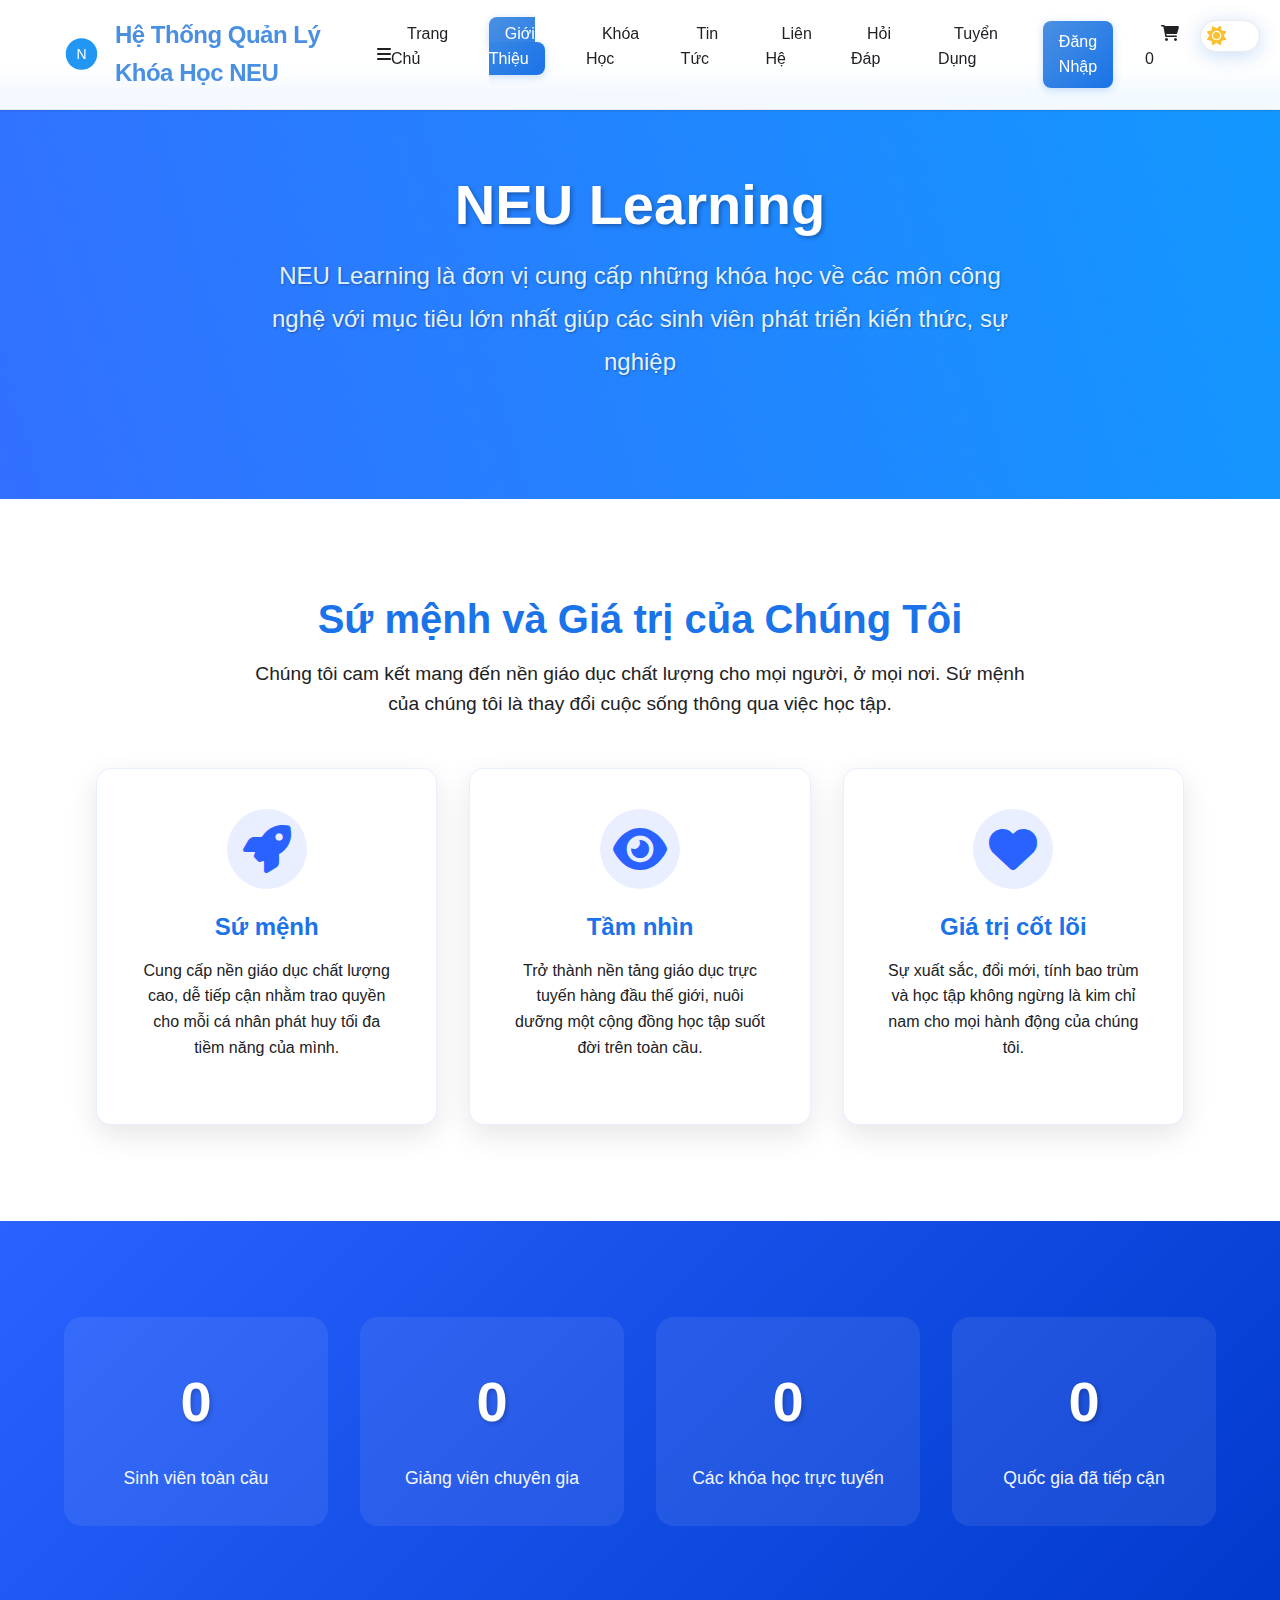
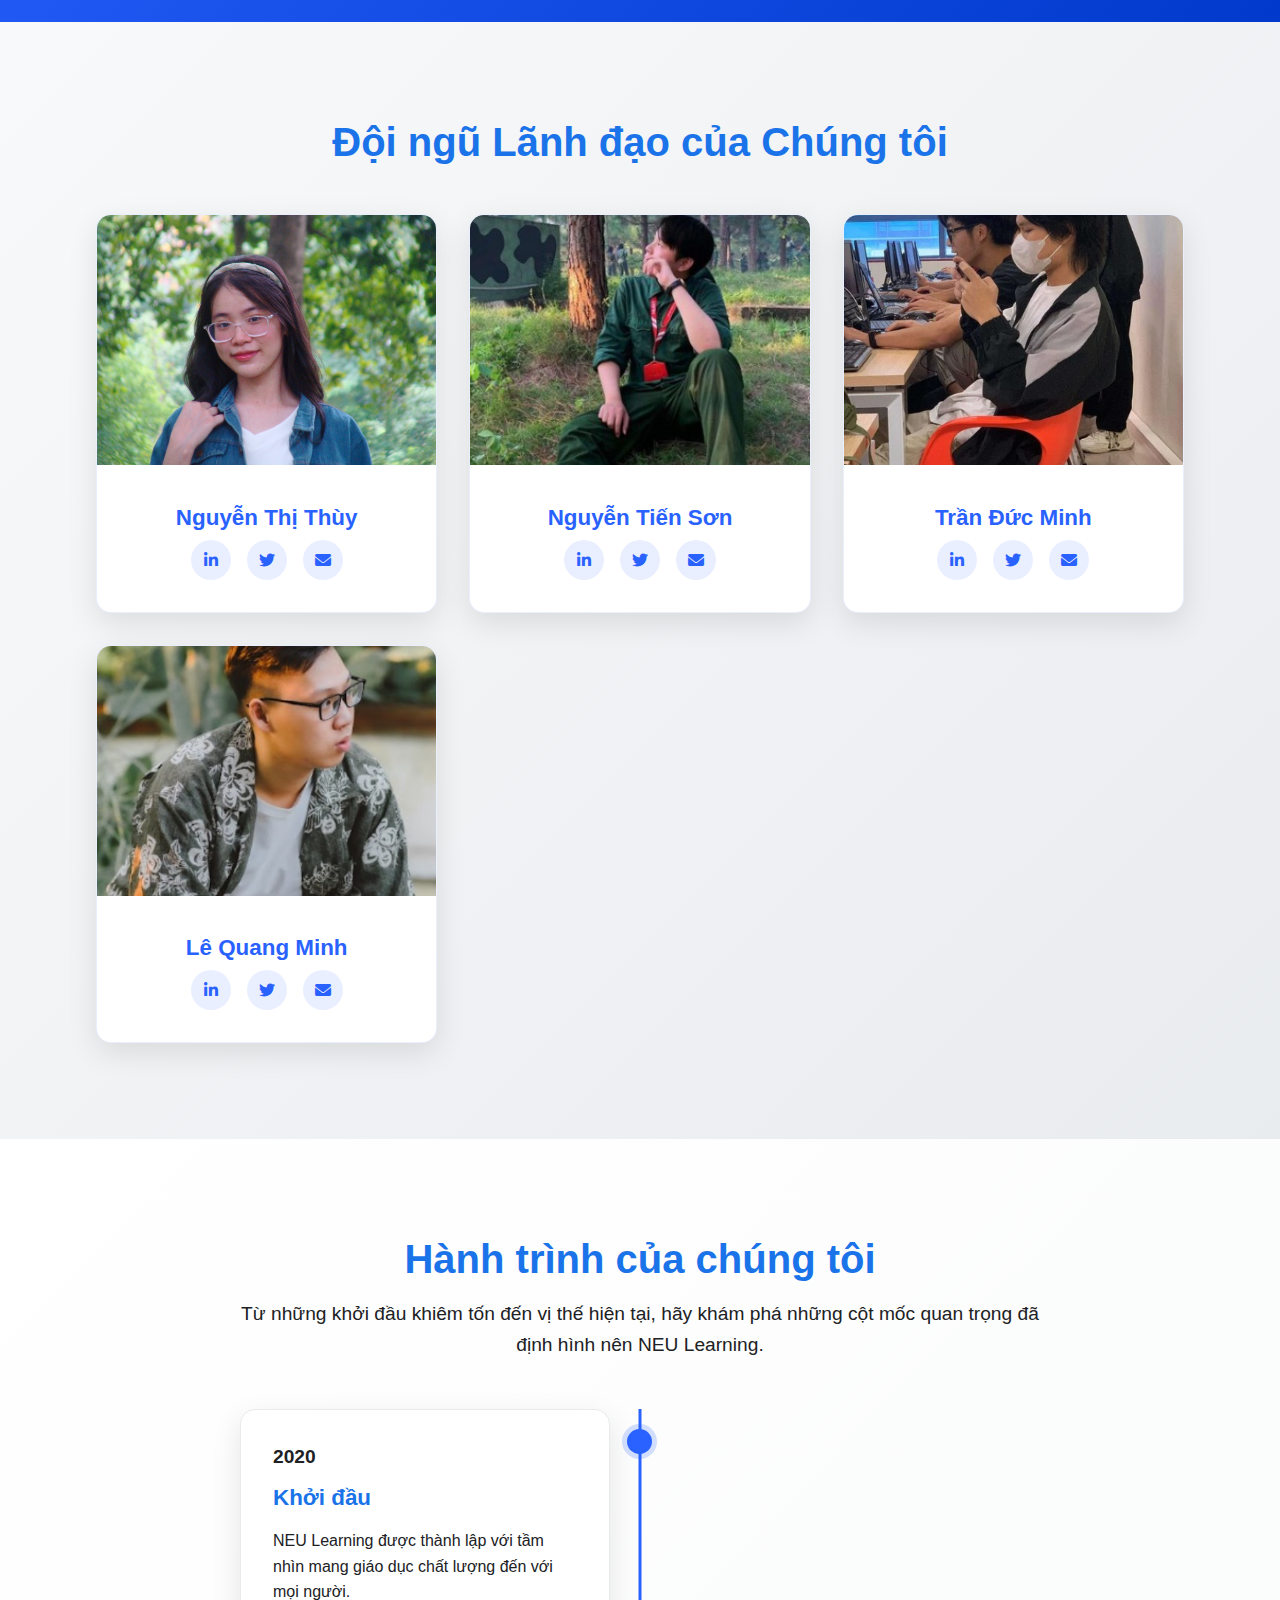
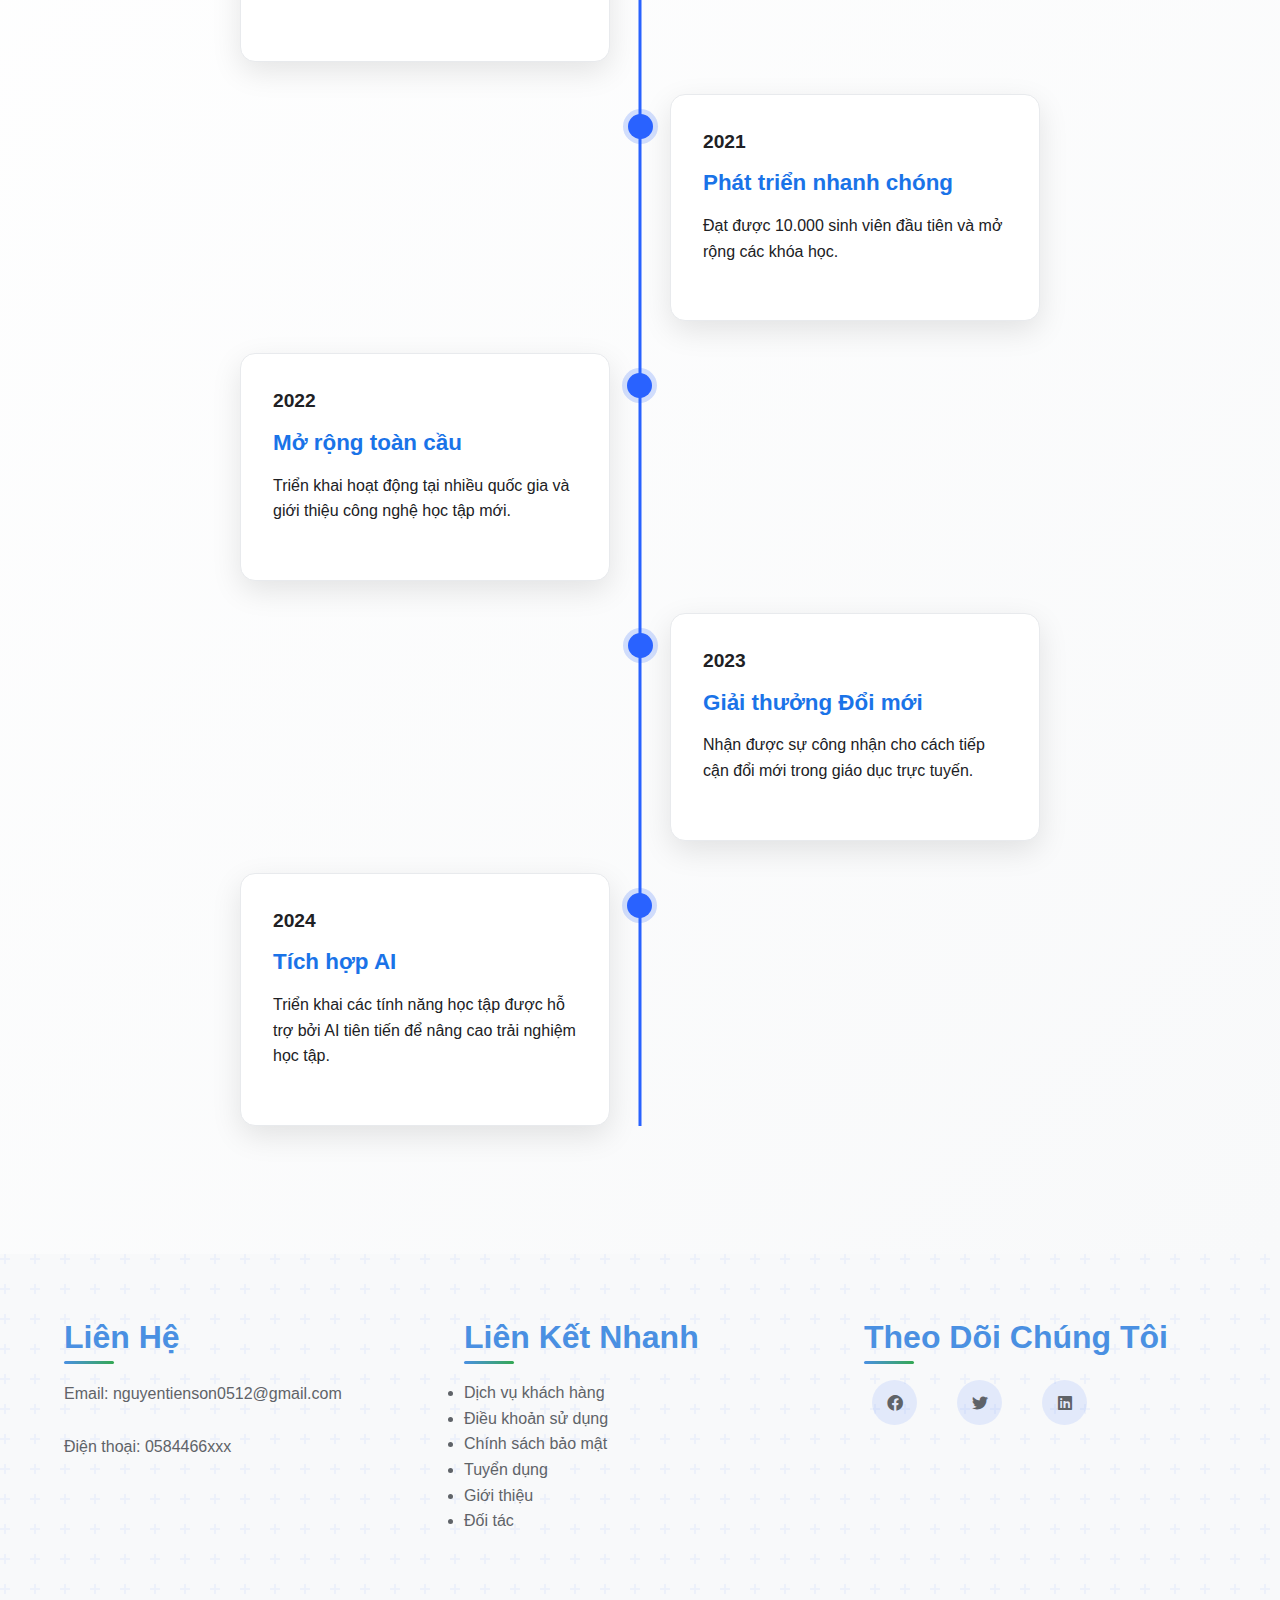
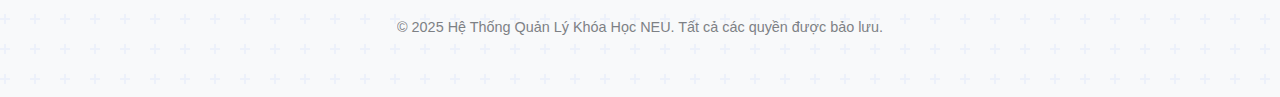
<file: about.html>
<!DOCTYPE html>
<html lang="vi">
<head>
    <meta charset="UTF-8">
    <meta name="viewport" content="width=device-width, initial-scale=1.0">
    <title>Giới Thiệu - Hệ Thống Quản Lý Khóa Học NEU</title>
    <link rel="icon" type="image/svg+xml" href="data:image/svg+xml,%3Csvg width='100' height='100' viewBox='0 0 100 100' xmlns='http://www.w3.org/2000/svg'%3E%3Ccircle cx='50' cy='50' r='45' fill='%232196f3'/%3E%3Ctext x='50' y='65' text-anchor='middle' fill='white' font-size='40'%3EN%3C/text%3E%3C/svg%3E">
    <link rel="stylesheet" href="style.css">
    <link rel="stylesheet" href="https://cdnjs.cloudflare.com/ajax/libs/font-awesome/6.0.0/css/all.min.css">
    <style>
        body {
            font-family: 'Inter', 'Segoe UI', Tahoma, Geneva, Verdana, sans-serif;
        }

        .about-hero {
            background: linear-gradient(135deg, rgba(41, 98, 255, 0.85), rgba(0, 150, 255, 0.85)),
                        url('https://images.unsplash.com/photo-1524178232363-1fb2b075b655') center/cover;
            height: 46.5vh;
            display: flex;
            align-items: center;
            justify-content: center;
            text-align: center;
            color: white;
            margin-top: 80px;
            position: relative;
            overflow: hidden;
        }

        .about-hero::before {
            content: '';
            position: absolute;
            top: 0;
            left: 0;
            right: 0;
            bottom: 0;
            background: linear-gradient(45deg, rgba(41, 98, 255, 0.6), rgba(0, 150, 255, 0.6));
            z-index: 1;
        }

        .hero-content {
            position: relative;
            z-index: 2;
            max-width: 800px;
            padding: 0 20px;
        }

        .hero-content h1 {
            font-size: 3.5rem;
            margin-bottom: 1rem;
            text-shadow: 2px 2px 4px rgba(0,0,0,0.3);
        }

        .hero-content p {
            font-size: 1.5rem;
            text-shadow: 1px 1px 2px rgba(0,0,0,0.3);
        }

        .mission-section {
            padding: 6rem 5%;
            background: linear-gradient(135deg, #f8f9fa 0%, #e9ecef 100%);
        }

        .mission-grid {
            max-width: 1200px;
            margin: 0 auto;
            display: grid;
            grid-template-columns: repeat(3, 1fr);
            gap: 2rem;
            margin-top: 3rem;
        }

        .mission-card {
            background: white;
            padding: 2.5rem;
            border-radius: 15px;
            text-align: center;
            box-shadow: 0 10px 30px rgba(0,0,0,0.1);
            transition: all 0.3s ease;
            border: 1px solid rgba(41, 98, 255, 0.1);
        }

        .mission-card:hover {
            transform: translateY(-10px);
            box-shadow: 0 15px 40px rgba(41, 98, 255, 0.2);
        }

        .mission-card i {
            font-size: 3rem;
            color: #2962ff;
            margin-bottom: 1.5rem;
            background: rgba(41, 98, 255, 0.1);
            width: 80px;
            height: 80px;
            display: flex;
            align-items: center;
            justify-content: center;
            border-radius: 50%;
            margin: 0 auto 1.5rem;
        }

        .stats-section {
            padding: 6rem 5%;
            background: linear-gradient(135deg, #2962ff 0%, #0039cb 100%);
            color: white;
        }

        .stats-grid {
            max-width: 1200px;
            margin: 0 auto;
            display: grid;
            grid-template-columns: repeat(4, 1fr);
            gap: 2rem;
        }

        .stat-card {
            text-align: center;
        }

        .stat-number {
            font-size: 3.5rem;
            font-weight: bold;
            color: white;
            margin-bottom: 1rem;
            text-shadow: 2px 2px 4px rgba(0,0,0,0.2);
        }

        .team-section {
            padding: 6rem 5%;
            background: linear-gradient(135deg, #f8f9fa 0%, #e9ecef 100%);
        }

        .team-grid {
            max-width: 1200px;
            margin: 0 auto;
            display: grid;
            grid-template-columns: repeat(auto-fit, minmax(250px, 1fr));
            gap: 2rem;
            margin-top: 3rem;
        }

        .team-card {
            background: white;
            border-radius: 15px;
            overflow: hidden;
            box-shadow: 0 10px 30px rgba(0,0,0,0.1);
            transition: all 0.3s ease;
            border: 1px solid rgba(41, 98, 255, 0.1);
        }

        .team-card:hover {
            transform: translateY(-10px);
            box-shadow: 0 15px 40px rgba(41, 98, 255, 0.2);
        }

        .team-image {
            width: 100%;
            height: 250px;
            object-fit: cover;
        }

        .team-info {
            padding: 2rem;
            text-align: center;
        }

        .team-name {
            font-size: 1.4rem;
            color: #2962ff;
            margin-bottom: 0.5rem;
        }

        .team-role {
            color: #666;
            margin-bottom: 1.5rem;
        }

        .team-social {
            display: flex;
            justify-content: center;
            gap: 1rem;
        }

        .team-social a {
            width: 40px;
            height: 40px;
            border-radius: 50%;
            background: rgba(41, 98, 255, 0.1);
            color: #2962ff;
            display: flex;
            align-items: center;
            justify-content: center;
            text-decoration: none;
            transition: all 0.3s ease;
        }

        .team-social a:hover {
            background: #2962ff;
            color: white;
            transform: translateY(-5px);
        }

        .history-section {
            padding: 6rem 5%;
            background: linear-gradient(135deg, #ffffff 0%, #f8f9fa 100%);
        }

        .timeline {
            max-width: 800px;
            margin: 3rem auto 0;
            position: relative;
        }

        .timeline::before {
            content: '';
            position: absolute;
            left: 50%;
            transform: translateX(-50%);
            width: 3px;
            height: 100%;
            background: #2962ff;
        }

        .timeline-item {
            display: flex;
            justify-content: flex-end;
            padding-right: 30px;
            margin-bottom: 2rem;
            width: 50%;
            position: relative;
            align-self: flex-start;
        }

        .timeline-item:nth-child(even) {
            align-self: flex-end;
            justify-content: flex-start;
            padding-right: 0;
            padding-left: 30px;
            margin-left: auto;
        }

        .timeline-content {
            background: white;
            padding: 2rem;
            border-radius: 15px;
            box-shadow: 0 10px 30px rgba(0,0,0,0.1);
            width: 100%;
            border: 1px solid rgba(41, 98, 255, 0.1);
            transition: all 0.3s ease;
        }

        .timeline-content:hover {
            transform: translateX(10px);
            box-shadow: 0 15px 40px rgba(41, 98, 255, 0.2);
        }

        .timeline-date {
            color: #2962ff;
            font-weight: bold;
            font-size: 1.2rem;
            margin-bottom: 0.8rem;
        }

        .timeline-dot {
            width: 25px;
            height: 25px;
            background: #2962ff;
            border-radius: 50%;
            position: absolute;
            right: -12px;
            top: 20px;
            box-shadow: 0 0 0 5px rgba(41, 98, 255, 0.2);
        }

        .timeline-item:nth-child(even) .timeline-dot {
            right: auto;
            left: -12px;
        }

        @media (max-width: 768px) {
            .mission-grid {
                grid-template-columns: 1fr;
            }

            .stats-grid {
                grid-template-columns: repeat(2, 1fr);
                gap: 1rem;
            }

            .timeline::before {
                left: 0;
            }

            .timeline-item {
                width: 100%;
                padding-right: 0;
                padding-left: 30px;
                justify-content: flex-start;
            }

            .timeline-item:nth-child(even) {
                align-self: flex-start;
            }

            .timeline-dot {
                left: -12px;
                right: auto;
            }
        }

        /* Dark mode styles */
        [data-theme="dark"] .mission-section,
        [data-theme="dark"] .team-section,
        [data-theme="dark"] .history-section {
            background: linear-gradient(135deg, #1a1a1a 0%, #2d2d2d 100%);
        }

        [data-theme="dark"] .mission-card,
        [data-theme="dark"] .team-card,
        [data-theme="dark"] .timeline-content {
            background: #2d2d2d;
            border-color: rgba(41, 98, 255, 0.2);
        }

        [data-theme="dark"] .stats-section {
            background: linear-gradient(135deg, #0039cb 0%, #002171 100%);
        }
    </style>
</head>
<body>
    <header>
        <nav class="navbar">
            <div class="logo">
                <svg width="50" height="50" viewBox="0 0 100 100">
                    <circle cx="50" cy="50" r="45" fill="#2196f3"/>
                    <text x="50" y="65" text-anchor="middle" fill="white" font-size="40">N</text>
                </svg>
                <span>Hệ Thống Quản Lý Khóa Học NEU</span>
            </div>
            <div class="nav-toggle" id="navToggle">
                <i class="fas fa-bars"></i>
            </div>
            <ul class="nav-links">
                <li><a href="index.html">Trang Chủ</a></li>
                <li><a href="about.html" class="active">Giới Thiệu</a></li>
                <li><a href="courses.html">Khóa Học</a></li>
                <li><a href="news.html">Tin Tức</a></li>
                <li><a href="contact.html">Liên Hệ</a></li>
                <li><a href="faq.html">Hỏi Đáp</a></li>
                <li><a href="careers.html">Tuyển Dụng</a></li>
                <li class="auth-section">
                    <a href="login.html" class="login-btn" id="loginButton">Đăng Nhập</a>
                    <li>
                        <a href="cart.html" class="cart-icon">
                            <i class="fas fa-shopping-cart"></i>
                            <span class="cart-count">0</span>
                        </a>
                    </li>
                    <div class="user-profile" id="userProfile" style="display: none;">
                        <div class="user-avatar">
                            <img src="assets/img/avatar/avatar-1.png" alt="Ảnh đại diện người dùng" id="userAvatar">
                            <div class="profile-dropdown">
                                <div class="dropdown-header">
                                    <span id="userName">Nguyen Van A</span>
                                    <span id="userEmail">@nguyenvana</span>
                                </div>
                                <a href="profile.html" class="dropdown-item">
                                    <i class="fas fa-user"></i> Hồ sơ
                                </a>
                                <a href="#" class="dropdown-item">
                                    <i class="fas fa-heart"></i> Danh sách yêu thích
                                </a>
                                <a href="#" class="dropdown-item">
                                    <i class="fas fa-moon"></i> Chế độ tối
                                </a>
                                <a href="#" class="dropdown-item">
                                    <i class="fas fa-cog"></i> Cài đặt
                                </a>
                                <hr>
                                <a href="#" class="dropdown-item logout" id="logoutButton">
                                    <i class="fas fa-sign-out-alt"></i> Đăng xuất
                                </a>
                            </div>
                        </div>
                    </div>
                </li>
                <li>
                    <button id="theme-toggle" class="theme-toggle" aria-label="Toggle theme">
                        <i class="fas fa-sun"></i>
                        <span class="toggle-thumb"><i class="fas fa-moon"></i></span>
                    </button>
                </li>
            </ul>
        </nav>
        <button class="theme-toggle" id="themeToggle" aria-label="Toggle theme">
            <i class="fas fa-sun"></i>
        </button>
    </header>

    <section class="about-hero">
        <div class="hero-content">
            <h1>NEU Learning</h1>
            <p>NEU Learning là đơn vị cung cấp những khóa học về các môn công nghệ với mục tiêu lớn nhất giúp các sinh viên phát triển kiến thức, sự nghiệp</p>
        </div>
    </section>

    <section class="mission-section">
        <div class="container">
            <h2 style="text-align: center; margin-bottom: 1rem; color: var(--heading-color); font-size: 2.5rem; font-weight: 700;">Sứ mệnh và Giá trị của Chúng Tôi</h2>
            <p style="text-align: center; max-width: 800px; margin: 0 auto; color: var(--text-color); font-size: 1.2rem; line-height: 1.6; opacity: 0.9;">
                Chúng tôi cam kết mang đến nền giáo dục chất lượng cho mọi người, ở mọi nơi. 
                Sứ mệnh của chúng tôi là thay đổi cuộc sống thông qua việc học tập.
            </p>
            <div class="mission-grid">
                <div class="mission-card">
                    <i class="fas fa-rocket"></i>
                    <h3 style="color: var(--heading-color); font-size: 1.5rem; font-weight: 600;">Sứ mệnh</h3>
                    <p style="color: var(--text-color); line-height: 1.6;">Cung cấp nền giáo dục chất lượng cao, dễ tiếp cận nhằm trao quyền cho mỗi cá nhân phát huy tối đa tiềm năng của mình.</p>
                </div>
                <div class="mission-card">
                    <i class="fas fa-eye"></i>
                    <h3 style="color: var(--heading-color); font-size: 1.5rem; font-weight: 600;">Tầm nhìn</h3>
                    <p style="color: var(--text-color); line-height: 1.6;">Trở thành nền tảng giáo dục trực tuyến hàng đầu thế giới, nuôi dưỡng một cộng đồng học tập suốt đời trên toàn cầu.</p>
                </div>
                <div class="mission-card">
                    <i class="fas fa-heart"></i>
                    <h3 style="color: var(--heading-color); font-size: 1.5rem; font-weight: 600;">Giá trị cốt lõi</h3>
                    <p style="color: var(--text-color); line-height: 1.6;">Sự xuất sắc, đổi mới, tính bao trùm và học tập không ngừng là kim chỉ nam cho mọi hành động của chúng tôi.</p>
                </div>
            </div>
        </div>
    </section>

    <section class="stats-section">
        <div class="stats-grid">
            <div class="stat-card">
                <div class="stat-number" data-target="100000">0</div>
                <p>Sinh viên toàn cầu</p>
            </div>
            <div class="stat-card">
                <div class="stat-number" data-target="500">0</div>
                <p>Giảng viên chuyên gia</p>
            </div>
            <div class="stat-card">
                <div class="stat-number" data-target="1000">0</div>
                <p>Các khóa học trực tuyến</p>
            </div>
            <div class="stat-card">
                <div class="stat-number" data-target="50">0</div>
                <p>Quốc gia đã tiếp cận</p>
            </div>
        </div>
    </section>

    <section class="team-section">
        <div class="container">
            <h2 style="text-align: center; margin-bottom: 1rem; color: var(--heading-color); font-size: 2.5rem; font-weight: 700;">Đội ngũ Lãnh đạo của Chúng tôi</h2>
            <div class="team-grid">
                <div class="team-card">
                    <img src="./assets/img/avatar/thuy.jpg" alt="Nguyễn Thị Thùy" class="team-image">
                    <div class="team-info">
                        <h3 class="team-name">Nguyễn Thị Thùy</h3>
                        <div class="team-social">
                            <a href="#"><i class="fab fa-linkedin-in"></i></a>
                            <a href="#"><i class="fab fa-twitter"></i></a>
                            <a href="#"><i class="fas fa-envelope"></i></a>
                        </div>
                    </div>
                </div>
                <div class="team-card">
                    <img src="./assets/img/avatar/Son.jpg" alt="Nguyễn Tiến Sơn" class="team-image">
                    <div class="team-info">
                        <h3 class="team-name">Nguyễn Tiến Sơn</h3>
                        <div class="team-social">
                            <a href="#"><i class="fab fa-linkedin-in"></i></a>
                            <a href="#"><i class="fab fa-twitter"></i></a>
                            <a href="#"><i class="fas fa-envelope"></i></a>
                        </div>
                    </div>
                </div>
                <div class="team-card">
                    <img src="./assets/img/avatar/ducminh.jpg" alt="Trần Đức Minh" class="team-image">
                    <div class="team-info">
                        <h3 class="team-name">Trần Đức Minh</h3>
                        <div class="team-social">
                            <a href="#"><i class="fab fa-linkedin-in"></i></a>
                            <a href="#"><i class="fab fa-twitter"></i></a>
                            <a href="#"><i class="fas fa-envelope"></i></a>
                        </div>
                    </div>
                </div>
                <div class="team-card">
                    <img src="./assets/img/avatar/leminh.jpg" alt="Lê Quang Minh" class="team-image">
                    <div class="team-info">
                        <h3 class="team-name">Lê Quang Minh</h3>
                        <div class="team-social">
                            <a href="#"><i class="fab fa-linkedin-in"></i></a>
                            <a href="#"><i class="fab fa-twitter"></i></a>
                            <a href="#"><i class="fas fa-envelope"></i></a>
                        </div>
                    </div>
                </div>
            </div>
        </div>
    </section>

    <section class="history-section">
        <div class="container">
            <h2 style="text-align: center; margin-bottom: 1rem; color: var(--heading-color); font-size: 2.5rem; font-weight: 700;">Hành trình của chúng tôi</h2>
            <p style="text-align: center; max-width: 800px; margin: 0 auto; color: var(--text-color); font-size: 1.2rem; line-height: 1.6; opacity: 0.9;">
                Từ những khởi đầu khiêm tốn đến vị thế hiện tại, hãy khám phá những cột mốc quan trọng đã định hình nên NEU Learning.
            </p>
            <div class="timeline">
                <div class="timeline-item">
                    <div class="timeline-content">
                        <div class="timeline-date" style="color: var(--primary-color); font-weight: 600;">2020</div>
                        <h3 style="color: var(--heading-color); font-size: 1.4rem; font-weight: 600;">Khởi đầu</h3>
                        <p style="color: var(--text-color); line-height: 1.6;">NEU Learning được thành lập với tầm nhìn mang giáo dục chất lượng đến với mọi người.</p>
                    </div>
                    <div class="timeline-dot"></div>
                </div>
                <div class="timeline-item">
                    <div class="timeline-content">
                        <div class="timeline-date" style="color: var(--primary-color); font-weight: 600;">2021</div>
                        <h3 style="color: var(--heading-color); font-size: 1.4rem; font-weight: 600;">Phát triển nhanh chóng</h3>
                        <p style="color: var(--text-color); line-height: 1.6;">Đạt được 10.000 sinh viên đầu tiên và mở rộng các khóa học.</p>
                    </div>
                    <div class="timeline-dot"></div>
                </div>
                <div class="timeline-item">
                    <div class="timeline-content">
                        <div class="timeline-date" style="color: var(--primary-color); font-weight: 600;">2022</div>
                        <h3 style="color: var(--heading-color); font-size: 1.4rem; font-weight: 600;">Mở rộng toàn cầu</h3>
                        <p style="color: var(--text-color); line-height: 1.6;">Triển khai hoạt động tại nhiều quốc gia và giới thiệu công nghệ học tập mới.</p>
                    </div>
                    <div class="timeline-dot"></div>
                </div>
                <div class="timeline-item">
                    <div class="timeline-content">
                        <div class="timeline-date" style="color: var(--primary-color); font-weight: 600;">2023</div>
                        <h3 style="color: var(--heading-color); font-size: 1.4rem; font-weight: 600;">Giải thưởng Đổi mới</h3>
                        <p style="color: var(--text-color); line-height: 1.6;">Nhận được sự công nhận cho cách tiếp cận đổi mới trong giáo dục trực tuyến.</p>
                    </div>
                    <div class="timeline-dot"></div>
                </div>
                <div class="timeline-item">
                    <div class="timeline-content">
                        <div class="timeline-date" style="color: var(--primary-color); font-weight: 600;">2024</div>
                        <h3 style="color: var(--heading-color); font-size: 1.4rem; font-weight: 600;">Tích hợp AI</h3>
                        <p style="color: var(--text-color); line-height: 1.6;">Triển khai các tính năng học tập được hỗ trợ bởi AI tiên tiến để nâng cao trải nghiệm học tập.</p>
                    </div>
                    <div class="timeline-dot"></div>
                </div>
            </div>
        </div>
    </section>

    <footer>
        <div class="footer-content">
            <div class="footer-section">
                <h3>Liên Hệ</h3>
                <p>Email: nguyentienson0512@gmail.com</p>
                <p>Điện thoại: 0584466xxx</p>
            </div>
            <div class="footer-section">
                <h3 class="footer-heading">Liên Kết Nhanh</h3>
                <ul class="footer-list">
                    <li>
                        <a href="#!" class="footer__link">Dịch vụ khách hàng</a>
                    </li>
                    <li>
                        <a href="#!" class="footer__link">Điều khoản sử dụng</a>
                    </li>
                    <li>
                        <a href="#!" class="footer__link">Chính sách bảo mật</a>
                    </li>
                    <li>
                        <a href="#!" class="footer__link">Tuyển dụng</a>
                    </li>
                    <li>
                        <a href="#!" class="footer__link">Giới thiệu</a>
                    </li>
                    <li>
                        <a href="#!" class="footer__link">Đối tác</a>
                    </li>
                </ul>
            </div>
            <div class="footer-section">
                <h3>Theo Dõi Chúng Tôi</h3>
                <div class="social-links">
                    <a href="#"><i class="fab fa-facebook"></i></a>
                    <a href="#"><i class="fab fa-twitter"></i></a>
                    <a href="#"><i class="fab fa-linkedin"></i></a>
                </div>
            </div>
        </div>
        <div class="footer-bottom">
            <p>&copy; 2025 Hệ Thống Quản Lý Khóa Học NEU. Tất cả các quyền được bảo lưu.</p>
        </div>
    </footer>

    <script src="style.js"></script>
    <script>
        // Theme switching functionality
        const themeToggle = document.getElementById('themeToggle');
        const themeIcon = themeToggle.querySelector('i');
        
        // Check for saved theme preference
        const savedTheme = localStorage.getItem('theme') || 'light';
        document.documentElement.setAttribute('data-theme', savedTheme);
        updateThemeIcon(savedTheme);

        // Toggle theme on button click
        themeToggle.addEventListener('click', () => {
            const currentTheme = document.documentElement.getAttribute('data-theme');
            const newTheme = currentTheme === 'light' ? 'dark' : 'light';
            
            document.documentElement.setAttribute('data-theme', newTheme);
            localStorage.setItem('theme', newTheme);
            updateThemeIcon(newTheme);
        });

        function updateThemeIcon(theme) {
            if (theme === 'dark') {
                themeIcon.classList.remove('fa-sun');
                themeIcon.classList.add('fa-moon');
            } else {
                themeIcon.classList.remove('fa-moon');
                themeIcon.classList.add('fa-sun');
            }
        }

        // Animate statistics numbers
        function animateStats() {
            const stats = document.querySelectorAll('.stat-number');
            
            stats.forEach(stat => {
                const target = parseInt(stat.getAttribute('data-target'));
                const duration = 2000;
                const step = target / (duration / 16);
                let current = 0;

                const updateCounter = () => {
                    current += step;
                    if (current < target) {
                        stat.textContent = Math.floor(current).toLocaleString();
                        requestAnimationFrame(updateCounter);
                    } else {
                        stat.textContent = target.toLocaleString();
                    }
                };

                const observer = new IntersectionObserver(entries => {
                    entries.forEach(entry => {
                        if (entry.isIntersecting) {
                            updateCounter();
                            observer.unobserve(entry.target);
                        }
                    });
                });

                observer.observe(stat);
            });
        }

        // Initialize animations when the page loads
        document.addEventListener('DOMContentLoaded', animateStats);
    </script>
</body>
</html>
</file>
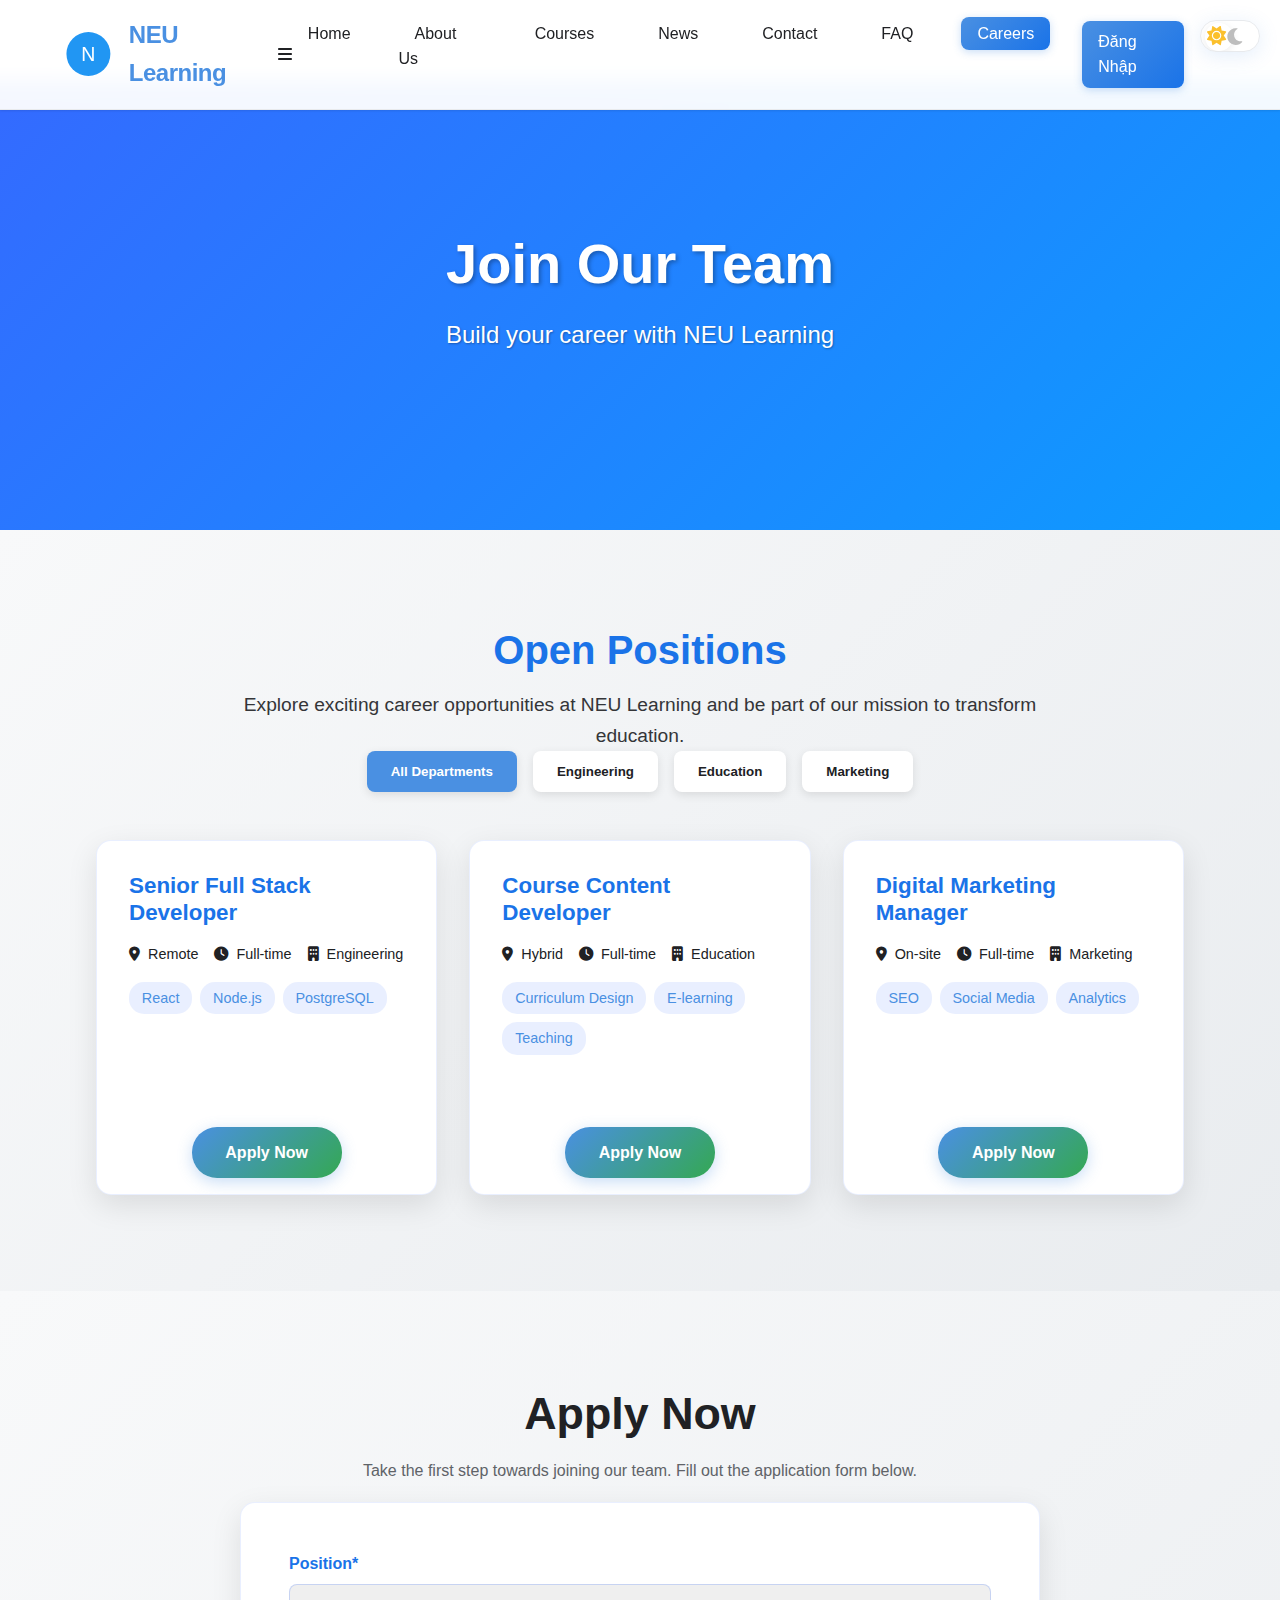
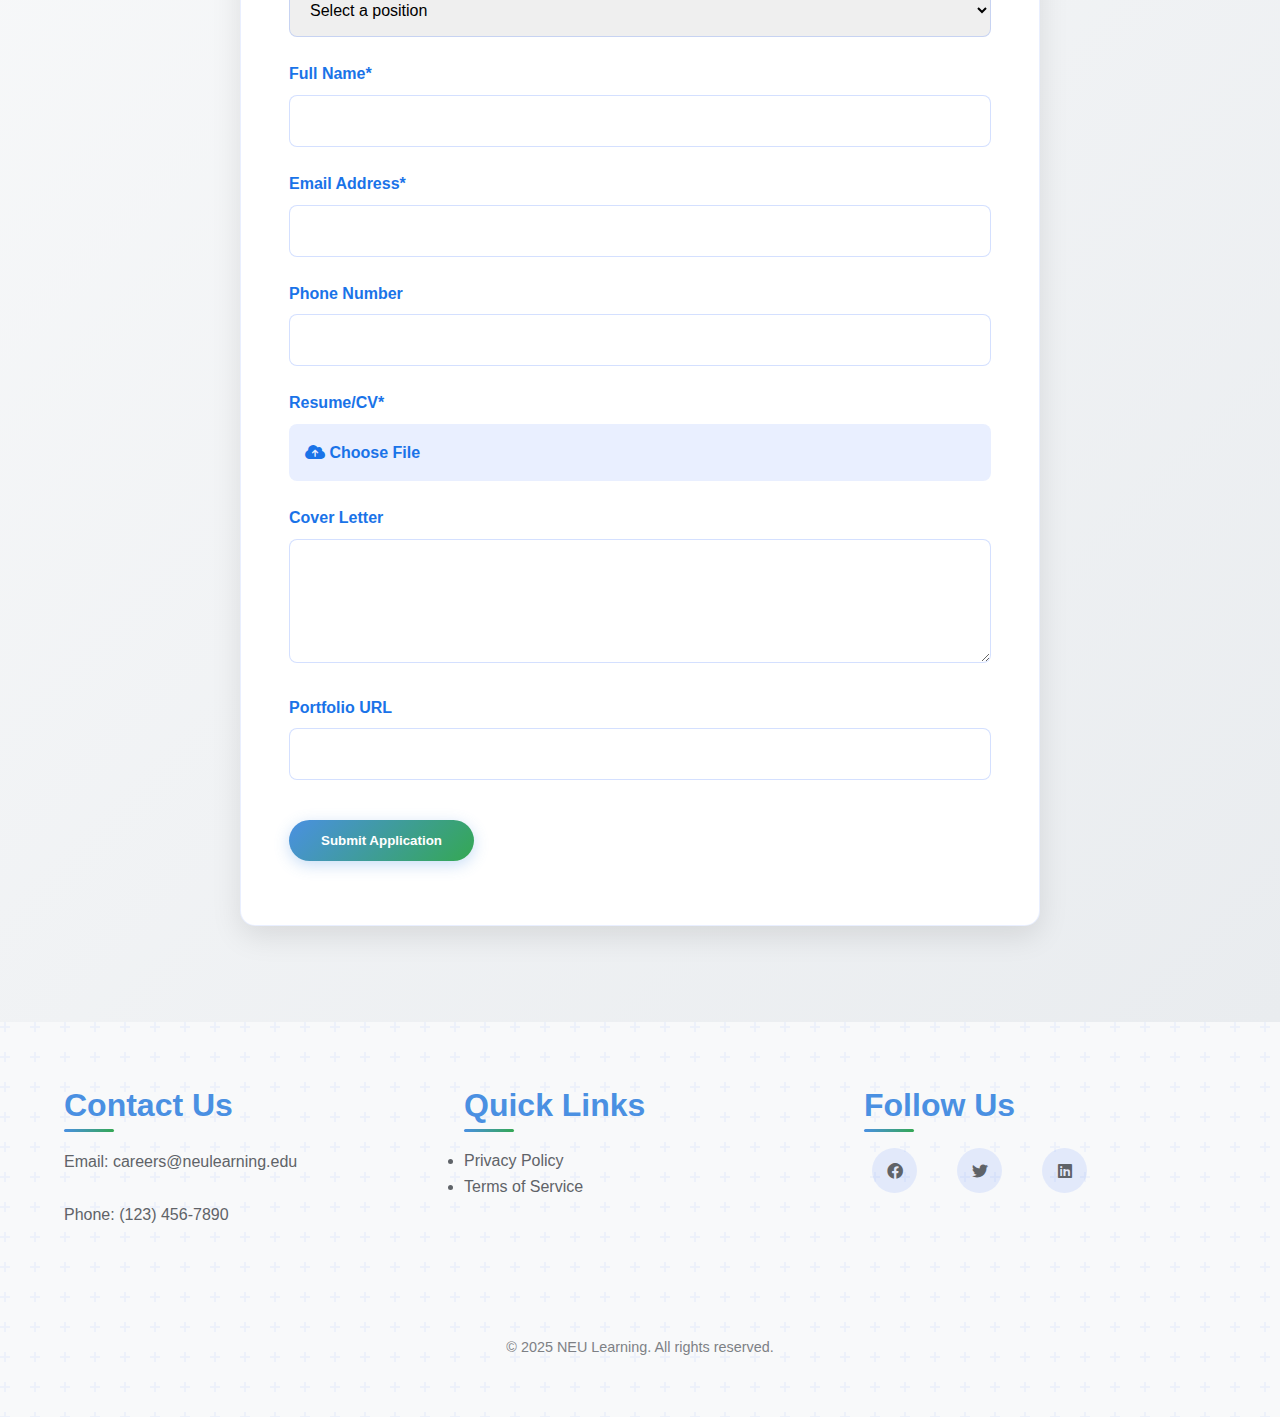
<file: careers.html>
<!DOCTYPE html>
<html lang="en">
<head>
    <meta charset="UTF-8">
    <meta name="viewport" content="width=device-width, initial-scale=1.0">
    <title>Careers - NEU Learning</title>
    <link rel="icon" type="image/svg+xml" href="data:image/svg+xml,%3Csvg width='100' height='100' viewBox='0 0 100 100' xmlns='http://www.w3.org/2000/svg'%3E%3Ccircle cx='50' cy='50' r='45' fill='%232196f3'/%3E%3Ctext x='50' y='65' text-anchor='middle' fill='white' font-size='40'%3EN%3C/text%3E%3C/svg%3E">
    <link rel="stylesheet" href="style.css">
    <link rel="stylesheet" href="https://cdnjs.cloudflare.com/ajax/libs/font-awesome/6.0.0/css/all.min.css">
    <style>
        .careers-hero {
            background: linear-gradient(135deg, rgba(41, 98, 255, 0.95), rgba(0, 150, 255, 0.95)),
                        url('https://images.unsplash.com/photo-1524178232363-1fb2b075b655') center/cover;
            height: 50vh;
            display: flex;
            align-items: center;
            justify-content: center;
            text-align: center;
            color: white;
            margin-top: 80px;
            position: relative;
            overflow: hidden;
        }

        .careers-section {
            padding: 6rem 5%;
            background: linear-gradient(135deg, #f8f9fa 0%, #e9ecef 100%);
        }

        .jobs-filters {
            display: flex;
            justify-content: center;
            gap: 1rem;
            margin-bottom: 3rem;
            flex-wrap: wrap;
        }

        .filter-btn {
            padding: 0.8rem 1.5rem;
            border: none;
            border-radius: 8px;
            background: white;
            color: var(--text-color);
            font-weight: 600;
            cursor: pointer;
            transition: all 0.3s ease;
            box-shadow: 0 3px 10px rgba(0,0,0,0.1);
        }

        .filter-btn:hover {
            transform: translateY(-3px);
            box-shadow: 0 5px 15px rgba(0,0,0,0.2);
        }

        .filter-btn.active {
            background: var(--primary-color);
            color: white;
        }

        .careers-grid {
            max-width: 1200px;
            margin: 0 auto;
            display: grid;
            grid-template-columns: repeat(auto-fit, minmax(300px, 1fr));
            gap: 2rem;
        }

        .job-card {
            background: white;
            border-radius: 15px;
            overflow: hidden;
            box-shadow: 0 10px 30px rgba(0,0,0,0.1);
            transition: all 0.3s ease;
            border: 1px solid rgba(41, 98, 255, 0.1);
            display: flex;
            flex-direction: column;
        }

        .job-card:hover {
            transform: translateY(-10px);
            box-shadow: 0 15px 40px rgba(41, 98, 255, 0.2);
        }

        .job-info {
            padding: 2rem;
            flex-grow: 1;
        }

        .job-info h3 {
            color: var(--heading-color);
            font-size: 1.4rem;
            font-weight: 600;
            margin-bottom: 1rem;
        }

        .job-meta {
            display: flex;
            flex-wrap: wrap;
            gap: 1rem;
            margin-bottom: 1rem;
            color: var(--text-color);
            font-size: 0.9rem;
        }

        .job-meta span {
            display: flex;
            align-items: center;
            gap: 0.5rem;
        }

        .job-tags {
            display: flex;
            flex-wrap: wrap;
            gap: 0.5rem;
            margin-bottom: 1.5rem;
        }

        .job-tag {
            background: rgba(41, 98, 255, 0.1);
            color: var(--primary-color);
            padding: 0.3rem 0.8rem;
            border-radius: 15px;
            font-size: 0.9rem;
        }

        .application-section {
            padding: 6rem 5%;
            background: linear-gradient(135deg, #f8f9fa 0%, #e9ecef 100%);
        }

        .application-form {
            max-width: 800px;
            margin: 0 auto;
            background: white;
            padding: 3rem;
            border-radius: 15px;
            box-shadow: 0 10px 30px rgba(0,0,0,0.1);
            border: 1px solid rgba(41, 98, 255, 0.1);
        }

        .form-group {
            margin-bottom: 1.5rem;
        }

        .form-group label {
            display: block;
            color: var(--heading-color);
            font-weight: 600;
            margin-bottom: 0.5rem;
        }

        .form-control {
            width: 100%;
            padding: 1rem;
            border: 1px solid rgba(41, 98, 255, 0.2);
            border-radius: 8px;
            font-size: 1rem;
            transition: all 0.3s ease;
        }

        .form-control:focus {
            border-color: var(--primary-color);
            box-shadow: 0 0 0 3px rgba(41, 98, 255, 0.1);
            outline: none;
        }

        .file-upload {
            display: none;
        }

        .file-upload-label {
            display: inline-flex;
            align-items: center;
            gap: 0.5rem;
            padding: 1rem;
            background: rgba(41, 98, 255, 0.1);
            color: var(--primary-color);
            border-radius: 8px;
            cursor: pointer;
            transition: all 0.3s ease;
        }

        .file-upload-label:hover {
            background: rgba(41, 98, 255, 0.2);
        }

        .file-name {
            display: block;
            margin-top: 0.5rem;
            color: var(--text-color);
            font-size: 0.9rem;
        }

        /* Dark mode styles */
        [data-theme="dark"] .careers-section,
        [data-theme="dark"] .application-section {
            background: linear-gradient(135deg, #1a1a1a 0%, #2d2d2d 100%);
        }

        [data-theme="dark"] .filter-btn {
            background: #2d2d2d;
            color: var(--text-color);
        }

        [data-theme="dark"] .filter-btn.active {
            background: var(--primary-color);
            color: white;
        }

        [data-theme="dark"] .job-card,
        [data-theme="dark"] .application-form {
            background: #2d2d2d;
            border-color: rgba(41, 98, 255, 0.2);
        }

        [data-theme="dark"] .form-control {
            background: #1a1a1a;
            border-color: rgba(41, 98, 255, 0.3);
            color: var(--text-color);
        }

        [data-theme="dark"] .file-upload-label {
            background: rgba(41, 98, 255, 0.2);
        }

        .apply-btn {
            display: inline-block;
            padding: 0.8rem 2rem;
            background: linear-gradient(135deg, #4a90e2, #34a853);
            color: white;
            text-align: center;
            text-decoration: none;
            font-weight: 600;
            border: none;
            border-radius: 25px;
            cursor: pointer;
            transition: all 0.3s ease;
            box-shadow: 0 4px 15px rgba(74, 144, 226, 0.3);
            margin: 1rem auto;
            width: auto;
            min-width: 150px;
        }

        .apply-btn:hover {
            background: linear-gradient(135deg, #34a853, #4a90e2);
            transform: translateY(-3px);
            box-shadow: 0 6px 20px rgba(74, 144, 226, 0.4);
        }

        /* Dark mode styles for apply button */
        [data-theme="dark"] .apply-btn {
            background: linear-gradient(135deg, #2962ff, #00c853);
            box-shadow: 0 4px 15px rgba(41, 98, 255, 0.3);
        }

        [data-theme="dark"] .apply-btn:hover {
            background: linear-gradient(135deg, #00c853, #2962ff);
            box-shadow: 0 6px 20px rgba(41, 98, 255, 0.4);
        }
    </style>
</head>
<body>
    <header>
        <nav class="navbar">
            <div class="logo">
                <svg width="50" height="50" viewBox="0 0 100 100">
                    <circle cx="50" cy="50" r="45" fill="#2196f3"/>
                    <text x="50" y="65" text-anchor="middle" fill="white" font-size="40">N</text>
                </svg>
                <span>NEU Learning</span>
            </div>
            <div class="nav-toggle" id="navToggle">
                <i class="fas fa-bars"></i>
            </div>
            <ul class="nav-links">
                <li><a href="index.html">Home</a></li>
                <li><a href="about.html">About Us</a></li>
                <li><a href="courses.html">Courses</a></li>
                <li><a href="news.html">News</a></li>
                <li><a href="contact.html">Contact</a></li>
                <li><a href="faq.html">FAQ</a></li>
                <li><a href="careers.html" class="active">Careers</a></li>
                <!-- Login/Profile section -->
                <li class="auth-section">
                    <a href="login.html" class="login-btn" id="loginButton">Đăng Nhập</a>
                    <!-- User Profile Dropdown (hidden by default) -->
                    <div class="user-profile" id="userProfile" style="display: none;">
                        <div class="user-avatar">
                            <img src="assets/img/avatar/avatar-1.png" alt="User Avatar" id="userAvatar">
                            <div class="profile-dropdown">
                                <div class="dropdown-header">
                                    <span id="userName">John Smith</span>
                                    <span id="userEmail">@johnsmith</span>
                                </div>
                                <a href="profile.html" class="dropdown-item">
                                    <i class="fas fa-user"></i> Profile
                                </a>
                                <a href="#" class="dropdown-item">
                                    <i class="fas fa-heart"></i> Favourite list
                                </a>
                                <a href="#" class="dropdown-item">
                                    <i class="fas fa-moon"></i> Dark mode
                                </a>
                                <a href="#" class="dropdown-item">
                                    <i class="fas fa-cog"></i> Settings
                                </a>
                                <hr>
                                <a href="#" class="dropdown-item logout" id="logoutButton">
                                    <i class="fas fa-sign-out-alt"></i> Logout
                                </a>
                            </div>
                        </div>
                    </div>
                </li>
                <li>
                    <button id="theme-toggle" class="theme-toggle" aria-label="Toggle theme">
                        <i class="fas fa-sun"></i>
                        <span class="toggle-thumb"><i class="fas fa-moon"></i></span>
                    </button>
                </li>
            </ul>
        </nav>
    </header>

    <section class="careers-hero">
        <div class="hero-content">
            <h1 style="color: white; font-size: 3.5rem; font-weight: 700; text-shadow: 2px 2px 4px rgba(0,0,0,0.3);">Join Our Team</h1>
            <p style="color: white; font-size: 1.5rem; text-shadow: 1px 1px 2px rgba(0,0,0,0.3);">Build your career with NEU Learning</p>
        </div>
    </section>

    <section class="careers-section">
        <div class="container">
            <h2 style="text-align: center; margin-bottom: 1rem; color: var(--heading-color); font-size: 2.5rem; font-weight: 700;">Open Positions</h2>
            <p style="text-align: center; max-width: 800px; margin: 0 auto; color: var(--text-color); font-size: 1.2rem; line-height: 1.6; opacity: 0.9;">
                Explore exciting career opportunities at NEU Learning and be part of our mission to transform education.
            </p>
            
            <div class="jobs-filters">
                <button class="filter-btn active" data-department="all">All Departments</button>
                <button class="filter-btn" data-department="engineering">Engineering</button>
                <button class="filter-btn" data-department="education">Education</button>
                <button class="filter-btn" data-department="marketing">Marketing</button>
            </div>

            <div class="careers-grid">
                <div class="job-card" data-department="engineering">
                    <div class="job-info">
                        <h3>Senior Full Stack Developer</h3>
                        <div class="job-meta">
                            <span><i class="fas fa-map-marker-alt"></i> Remote</span>
                            <span><i class="fas fa-clock"></i> Full-time</span>
                            <span><i class="fas fa-building"></i> Engineering</span>
                        </div>
                        <div class="job-tags">
                            <span class="job-tag">React</span>
                            <span class="job-tag">Node.js</span>
                            <span class="job-tag">PostgreSQL</span>
                        </div>
                    </div>
                    <a href="#application-form" class="apply-btn">Apply Now</a>
                </div>

                <div class="job-card" data-department="education">
                    <div class="job-info">
                        <h3>Course Content Developer</h3>
                        <div class="job-meta">
                            <span><i class="fas fa-map-marker-alt"></i> Hybrid</span>
                            <span><i class="fas fa-clock"></i> Full-time</span>
                            <span><i class="fas fa-building"></i> Education</span>
                        </div>
                        <div class="job-tags">
                            <span class="job-tag">Curriculum Design</span>
                            <span class="job-tag">E-learning</span>
                            <span class="job-tag">Teaching</span>
                        </div>
                    </div>
                    <a href="#application-form" class="apply-btn">Apply Now</a>
                </div>

                <div class="job-card" data-department="marketing">
                    <div class="job-info">
                        <h3>Digital Marketing Manager</h3>
                        <div class="job-meta">
                            <span><i class="fas fa-map-marker-alt"></i> On-site</span>
                            <span><i class="fas fa-clock"></i> Full-time</span>
                            <span><i class="fas fa-building"></i> Marketing</span>
                        </div>
                        <div class="job-tags">
                            <span class="job-tag">SEO</span>
                            <span class="job-tag">Social Media</span>
                            <span class="job-tag">Analytics</span>
                        </div>
                    </div>
                    <a href="#application-form" class="apply-btn">Apply Now</a>
                </div>
            </div>
        </div>
    </section>

    <section class="application-section" id="application-form">
        <div class="container">
            <h2 style="text-align: center;">Apply Now</h2>
            <p style="text-align: center; max-width: 800px; margin: 1rem auto;">
                Take the first step towards joining our team. Fill out the application form below.
            </p>
            <form class="application-form">
                <div class="form-group">
                    <label for="position">Position*</label>
                    <select class="form-control" id="position" required>
                        <option value="">Select a position</option>
                        <option value="developer">Senior Full Stack Developer</option>
                        <option value="content">Course Content Developer</option>
                        <option value="marketing">Digital Marketing Manager</option>
                    </select>
                </div>
                <div class="form-group">
                    <label for="name">Full Name*</label>
                    <input type="text" class="form-control" id="name" required>
                </div>
                <div class="form-group">
                    <label for="email">Email Address*</label>
                    <input type="email" class="form-control" id="email" required>
                </div>
                <div class="form-group">
                    <label for="phone">Phone Number</label>
                    <input type="tel" class="form-control" id="phone">
                </div>
                <div class="form-group">
                    <label for="resume">Resume/CV*</label>
                    <input type="file" id="resume" class="file-upload" accept=".pdf,.doc,.docx" required>
                    <label for="resume" class="file-upload-label">
                        <i class="fas fa-cloud-upload-alt"></i> Choose File
                    </label>
                    <span class="file-name"></span>
                </div>
                <div class="form-group">
                    <label for="cover-letter">Cover Letter</label>
                    <textarea class="form-control" id="cover-letter" rows="5"></textarea>
                </div>
                <div class="form-group">
                    <label for="portfolio">Portfolio URL</label>
                    <input type="url" class="form-control" id="portfolio">
                </div>
                <button type="submit" class="apply-btn" style="border: none; cursor: pointer;">Submit Application</button>
            </form>
        </div>
    </section>

    <footer>
        <div class="footer-content">
            <div class="footer-section">
                <h3>Contact Us</h3>
                <p>Email: careers@neulearning.edu</p>
                <p>Phone: (123) 456-7890</p>
            </div>
            <div class="footer-section">
                <h3>Quick Links</h3>
                <ul>
                    <li><a href="privacy.html">Privacy Policy</a></li>
                    <li><a href="terms.html">Terms of Service</a></li>
                </ul>
            </div>
            <div class="footer-section">
                <h3>Follow Us</h3>
                <div class="social-links">
                    <a href="#"><i class="fab fa-facebook"></i></a>
                    <a href="#"><i class="fab fa-twitter"></i></a>
                    <a href="#"><i class="fab fa-linkedin"></i></a>
                </div>
            </div>
        </div>
        <div class="footer-bottom">
            <p>&copy; 2025 NEU Learning. All rights reserved.</p>
        </div>
    </footer>

    <script src="style.js"></script>
    <script>
        document.addEventListener('DOMContentLoaded', () => {
            // Job filtering
            const filterButtons = document.querySelectorAll('.jobs-filters .filter-btn');
            const jobCards = document.querySelectorAll('.job-card');

            filterButtons.forEach(button => {
                button.addEventListener('click', () => {
                    const department = button.dataset.department;
                    
                    // Update active button
                    filterButtons.forEach(btn => btn.classList.remove('active'));
                    button.classList.add('active');

                    // Filter jobs
                    jobCards.forEach(card => {
                        if (department === 'all' || card.dataset.department === department) {
                            card.style.display = 'flex';
                        } else {
                            card.style.display = 'none';
                        }
                    });
                });
            });

            // File upload handling
            const fileUpload = document.getElementById('resume');
            const fileName = document.querySelector('.file-name');

            fileUpload.addEventListener('change', (e) => {
                if (e.target.files.length > 0) {
                    fileName.textContent = e.target.files[0].name;
                } else {
                    fileName.textContent = '';
                }
            });

            // Form submission
            const form = document.querySelector('.application-form');
            form.addEventListener('submit', (e) => {
                e.preventDefault();
                // Here you would typically handle the form submission with AJAX
                alert('Thank you for your application! We will review it and get back to you soon.');
                form.reset();
                fileName.textContent = '';
            });

            // Smooth scroll to application form
            document.querySelectorAll('a[href="#application-form"]').forEach(anchor => {
                anchor.addEventListener('click', function (e) {
                    e.preventDefault();
                    document.querySelector(this.getAttribute('href')).scrollIntoView({
                        behavior: 'smooth'
                    });
                });
            });
        });
    </script>
</body>
</html>
</file>
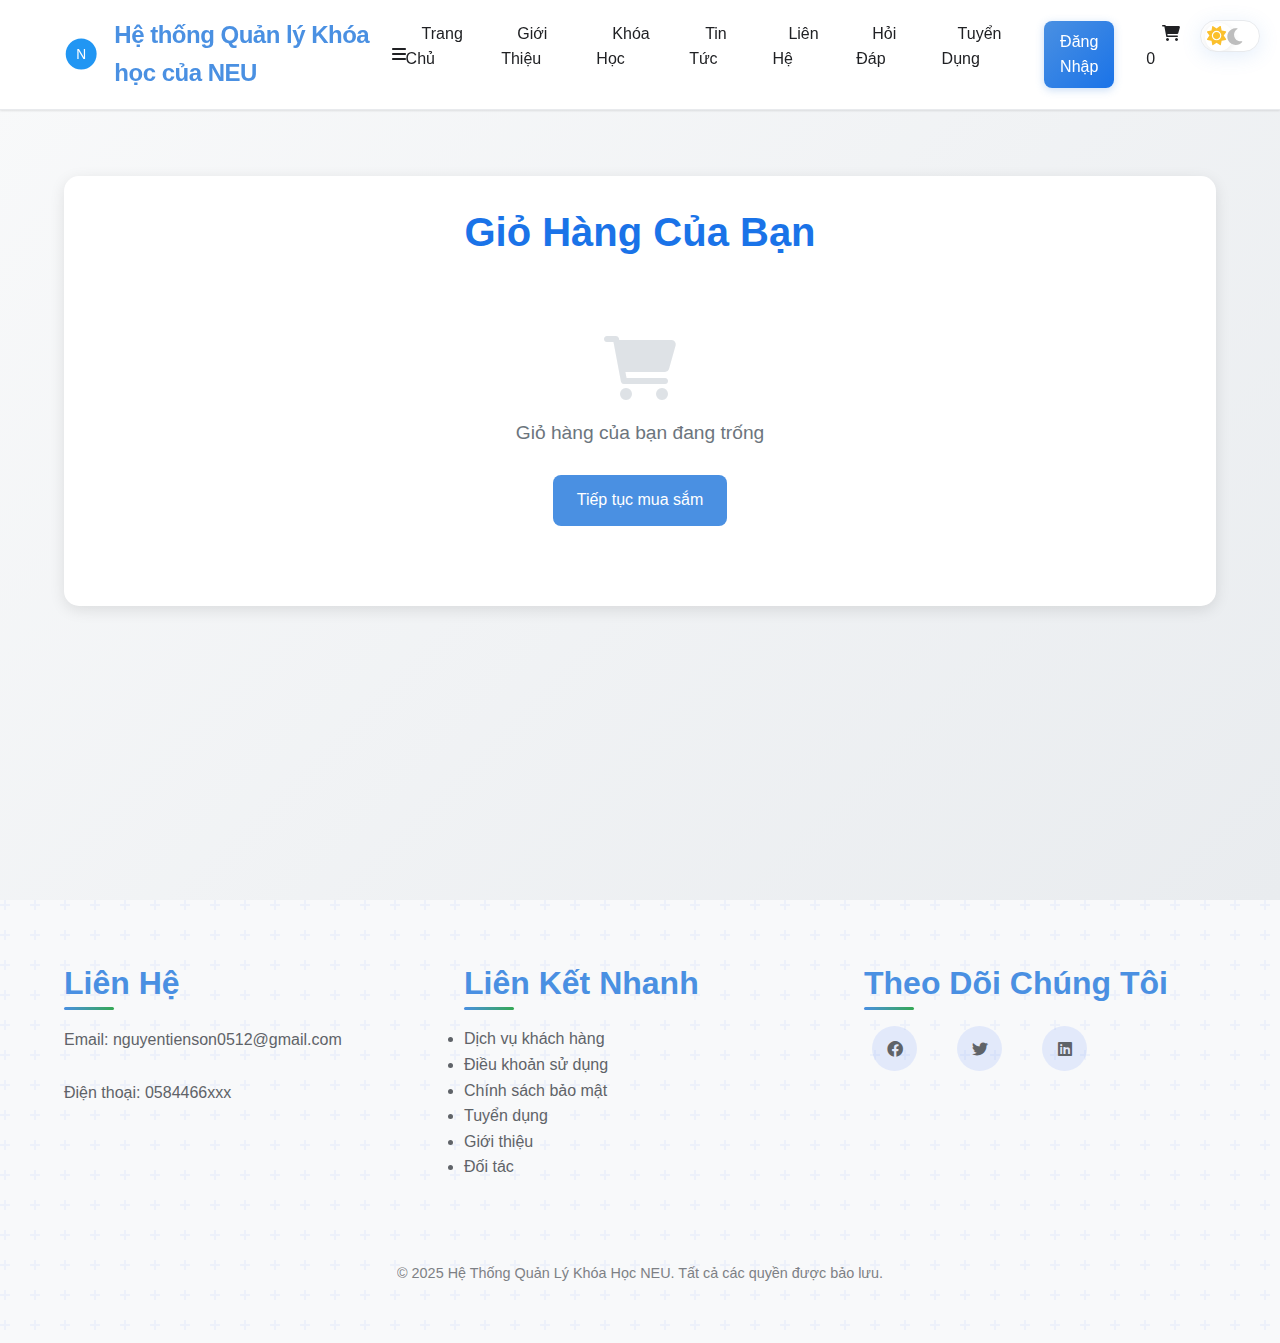
<file: cart.html>
<!DOCTYPE html>
<html lang="en" data-theme="light">
<head>
    <meta charset="UTF-8">
    <meta name="viewport" content="width=device-width, initial-scale=1.0">
    <title>Giỏ Hàng - NEU Course Management System</title>
    <link rel="icon" type="image/svg+xml" href="data:image/svg+xml,%3Csvg width='100' height='100' viewBox='0 0 100 100' xmlns='http://www.w3.org/2000/svg'%3E%3Ccircle cx='50' cy='50' r='45' fill='%232196f3'/%3E%3Ctext x='50' y='65' text-anchor='middle' fill='white' font-size='40'%3EN%3C/text%3E%3C/svg%3E">
    <link rel="stylesheet" href="style.css">
    <link rel="stylesheet" href="https://cdnjs.cloudflare.com/ajax/libs/font-awesome/6.0.0/css/all.min.css">
    <style>
        .cart-section {
            padding: 6rem 5%;
            min-height: calc(100vh - 80px);
            margin-top: 80px;
            background: linear-gradient(135deg, #f8f9fa 0%, #e9ecef 100%);
        }

        .cart-container {
            max-width: 1200px;
            margin: 0 auto;
            padding: 2rem;
            background: white;
            border-radius: 15px;
            box-shadow: 0 4px 15px rgba(0,0,0,0.1);
        }

        .cart-header {
            text-align: center;
            margin-bottom: 2rem;
        }

        .cart-header h1 {
            font-size: 2.5rem;
            color: var(--heading-color);
            margin-bottom: 1rem;
        }

        .cart-items {
            display: flex;
            flex-direction: column;
            gap: 1.5rem;
        }

        .cart-item {
            display: flex;
            align-items: center;
            padding: 1.5rem;
            background: #f8f9fa;
            border-radius: 10px;
            gap: 2rem;
        }

        .cart-item-image {
            width: 120px;
            height: 80px;
            object-fit: cover;
            border-radius: 8px;
        }

        .cart-item-details {
            flex: 1;
        }

        .cart-item-title {
            font-size: 1.2rem;
            font-weight: 600;
            color: var(--heading-color);
            margin-bottom: 0.5rem;
        }

        .cart-item-price {
            font-size: 1.1rem;
            color: var(--primary-color);
            font-weight: 600;
        }

        .remove-item {
            color: #dc3545;
            cursor: pointer;
            padding: 0.5rem;
            border: none;
            background: none;
            font-size: 1.2rem;
        }

        .cart-summary {
            margin-top: 2rem;
            padding-top: 2rem;
            border-top: 1px solid #dee2e6;
        }

        .cart-total {
            display: flex;
            justify-content: space-between;
            align-items: center;
            font-size: 1.2rem;
            font-weight: 600;
            color: var(--heading-color);
            margin-bottom: 1.5rem;
        }

        .checkout-btn {
            width: 100%;
            padding: 1rem;
            background: linear-gradient(135deg, var(--primary-color), var(--secondary-color));
            color: white;
            border: none;
            border-radius: 8px;
            font-size: 1.1rem;
            font-weight: 600;
            cursor: pointer;
            transition: all 0.3s ease;
        }

        .checkout-btn:hover {
            transform: translateY(-2px);
            box-shadow: 0 5px 15px rgba(41, 98, 255, 0.2);
        }

        .empty-cart {
            text-align: center;
            padding: 3rem;
        }

        .empty-cart i {
            font-size: 4rem;
            color: #dee2e6;
            margin-bottom: 1rem;
        }

        .empty-cart p {
            font-size: 1.2rem;
            color: #6c757d;
            margin-bottom: 1.5rem;
        }

        .continue-shopping {
            display: inline-block;
            padding: 0.8rem 1.5rem;
            background: var(--primary-color);
            color: white;
            text-decoration: none;
            border-radius: 8px;
            transition: all 0.3s ease;
        }

        .continue-shopping:hover {
            background: var(--secondary-color);
            transform: translateY(-2px);
        }

        /* Dark mode styles */
        [data-theme="dark"] .cart-section {
            background: linear-gradient(135deg, #1a1a1a 0%, #2d2d2d 100%);
        }

        [data-theme="dark"] .cart-container {
            background: #2d2d2d;
        }

        [data-theme="dark"] .cart-item {
            background: #1a1a1a;
        }
    </style>
</head>
<body>
    <header>
        <nav class="navbar">
            <div class="logo">
                <svg width="50" height="50" viewBox="0 0 100 100">
                    <circle cx="50" cy="50" r="45" fill="#2196f3"/>
                    <text x="50" y="65" text-anchor="middle" fill="white" font-size="40">N</text>
                </svg>
                <span>Hệ thống Quản lý Khóa học của NEU</span>
            </div>
            <div class="nav-toggle" id="navToggle">
                <i class="fas fa-bars"></i>
            </div>
            <ul class="nav-links">
                <li><a href="index.html">Trang Chủ</a></li>
                <li><a href="about.html">Giới Thiệu</a></li>
                <li><a href="courses.html">Khóa Học</a></li>
                <li><a href="news.html">Tin Tức</a></li>
                <li><a href="contact.html">Liên Hệ</a></li>
                <li><a href="faq.html">Hỏi Đáp</a></li>
                <li><a href="careers.html">Tuyển Dụng</a></li>
                <li class="auth-section">
                    <a href="login.html" class="login-btn" id="loginButton">Đăng Nhập</a>
                    <li>
                    <a href="cart.html" class="cart-icon">
                        <i class="fas fa-shopping-cart"></i>
                        <span class="cart-count">0</span>
                    </a>
                    </li>
                    <div class="user-profile" id="userProfile" style="display: none;">
                        <div class="user-avatar">
                            <img src="assets/img/avatar/avatar-1.png" alt="User Avatar" id="userAvatar">
                            <div class="profile-dropdown">
                                <div class="dropdown-header">
                                    <span id="userName">Nguyen Van A</span>
                                    <span id="userEmail">@nguyenvana</span>
                                </div>
                                <a href="profile.html" class="dropdown-item">
                                    <i class="fas fa-user"></i> Hồ sơ 
                                </a>
                                <a href="#" class="dropdown-item">
                                    <i class="fas fa-heart"></i> Danh sách yêu thích 
                                </a>
                                <a href="#" class="dropdown-item">
                                    <i class="fas fa-moon"></i> Chế độ tối
                                </a>
                                <a href="#" class="dropdown-item">
                                    <i class="fas fa-cog"></i> Cài đặt 
                                </a>
                                <hr>
                                <a href="#" class="dropdown-item logout" id="logoutButton">
                                    <i class="fas fa-sign-out-alt"></i> Đăng xuất 
                                </a>
                            </div>
                        </div>
                    </div>
                </li>
                <li>
                    <button id="theme-toggle" class="theme-toggle" aria-label="Toggle theme">
                        <i class="fas fa-sun"></i>
                        <span class="toggle-thumb"><i class="fas fa-moon"></i></span>
                    </button>
                </li>
            </ul>
        </nav>
    </header>

    <section class="cart-section">
    <div class="cart-container">
        <div class="cart-header">
            <h1>Giỏ Hàng Của Bạn</h1>
        </div>
        <div id="cartContent">
               <!-- Các sản phẩm trong giỏ hàng sẽ được chèn vào đây một cách động -->
            </div>
        </div>
    </section>

    <footer>
        <div class="footer-content">
            <div class="footer-section">
                <h3>Liên Hệ</h3>
                <p>Email: nguyentienson0512@gmail.com</p>
                <p>Điện thoại: 0584466xxx</p>
            </div>
            <div class="footer-section">
                <h3 class="footer-heading">Liên Kết Nhanh</h3>
                <ul class="footer-list">
                    <li>
                        <a href="#!" class="footer__link">Dịch vụ khách hàng</a>
                    </li>
                    <li>
                        <a href="#!" class="footer__link">Điều khoản sử dụng</a>
                    </li>
                    <li>
                        <a href="#!" class="footer__link">Chính sách bảo mật</a>
                    </li>
                    <li>
                        <a href="#!" class="footer__link">Tuyển dụng</a>
                    </li>
                    <li>
                        <a href="#!" class="footer__link">Giới thiệu</a>
                    </li>
                    <li>
                        <a href="#!" class="footer__link">Đối tác</a>
                    </li>
                </ul>
            </div>
            <div class="footer-section">
                <h3>Theo Dõi Chúng Tôi</h3>
                <div class="social-links">
                    <a href="#"><i class="fab fa-facebook"></i></a>
                    <a href="#"><i class="fab fa-twitter"></i></a>
                    <a href="#"><i class="fab fa-linkedin"></i></a>
                </div>
            </div>
        </div>
        <div class="footer-bottom">
            <p>&copy; 2025 Hệ Thống Quản Lý Khóa Học NEU. Tất cả các quyền được bảo lưu.</p>
        </div>
    </footer>
    
    <script src="style.js"></script>
    <script src="courses-data.js"></script>
    <script>
        document.addEventListener('DOMContentLoaded', function() {
            const cartContent = document.getElementById('cartContent');

            // Get cart items from localStorage
            const cartItems = JSON.parse(localStorage.getItem('cartItems')) || [];

            if (cartItems.length === 0) {
                // Show empty cart message
                cartContent.innerHTML = `
                    <div class="empty-cart">
                        <i class="fas fa-shopping-cart"></i>
                        <p>Giỏ hàng của bạn đang trống</p>
                        <a href="courses.html" class="continue-shopping">Tiếp tục mua sắm</a>
                    </div>
                `;
            } else {
                // Create cart items HTML
                const itemsHtml = cartItems.map(item => {
                    // Find the course in our courses data
                    const course = courses.find(c => c.id === parseInt(item.id));
                    if (!course) return ''; // Skip if course not found

                    return `
                        <div class="cart-item" data-id="${course.id}">
                            <img src="${course.image}" alt="${course.title}" class="cart-item-image">
                            <div class="cart-item-details">
                                <h3 class="cart-item-title">${course.title}</h3>
                                <p class="cart-item-price">${course.price}</p>
                            </div>
                            <button class="remove-item" onclick="removeFromCart(${course.id})">
                                <i class="fas fa-trash"></i>
                            </button>
                        </div>
                    `;
                }).join('');

                // Calculate total price
                const total = cartItems.reduce((sum, item) => {
                    const course = courses.find(c => c.id === parseInt(item.id));
                    if (!course) return sum;
                    const price = parseFloat(course.price.replace('$', ''));
                    return sum + price;
                }, 0);

                // Add items and summary to cart
                cartContent.innerHTML = `
                    <div class="cart-items">
                        ${itemsHtml}
                    </div>
                    <div class="cart-summary">
                        <div class="cart-total">
                            <span>Tổng cộng:</span>
                            <span>$${total.toFixed(2)}</span>
                        </div>
                        <button class="checkout-btn" onclick="proceedToCheckout()">
                            Tiến hành thanh toán
                        </button>
                    </div>
                `;
            }
        });

        // Function to remove item from cart
        function removeFromCart(courseId) {
            let cartItems = JSON.parse(localStorage.getItem('cartItems')) || [];
            cartItems = cartItems.filter(item => parseInt(item.id) !== courseId);
            localStorage.setItem('cartItems', JSON.stringify(cartItems));
            location.reload(); // Refresh the page to update cart display
        }

        // Function to proceed to checkout
        function proceedToCheckout() {
            alert('Chức năng thanh toán sẽ được cập nhật sớm!');
        }

        // Update cart count
        function updateCartCount() {
            const cartItems = JSON.parse(localStorage.getItem('cartItems')) || [];
            const cartCount = cartItems.length;
            const cartCountElements = document.querySelectorAll('.cart-count');
            cartCountElements.forEach(element => {
                element.textContent = cartCount;
            });
        }

        // Update cart count when page loads
        updateCartCount();
    </script>
</body>
</html>
</file>
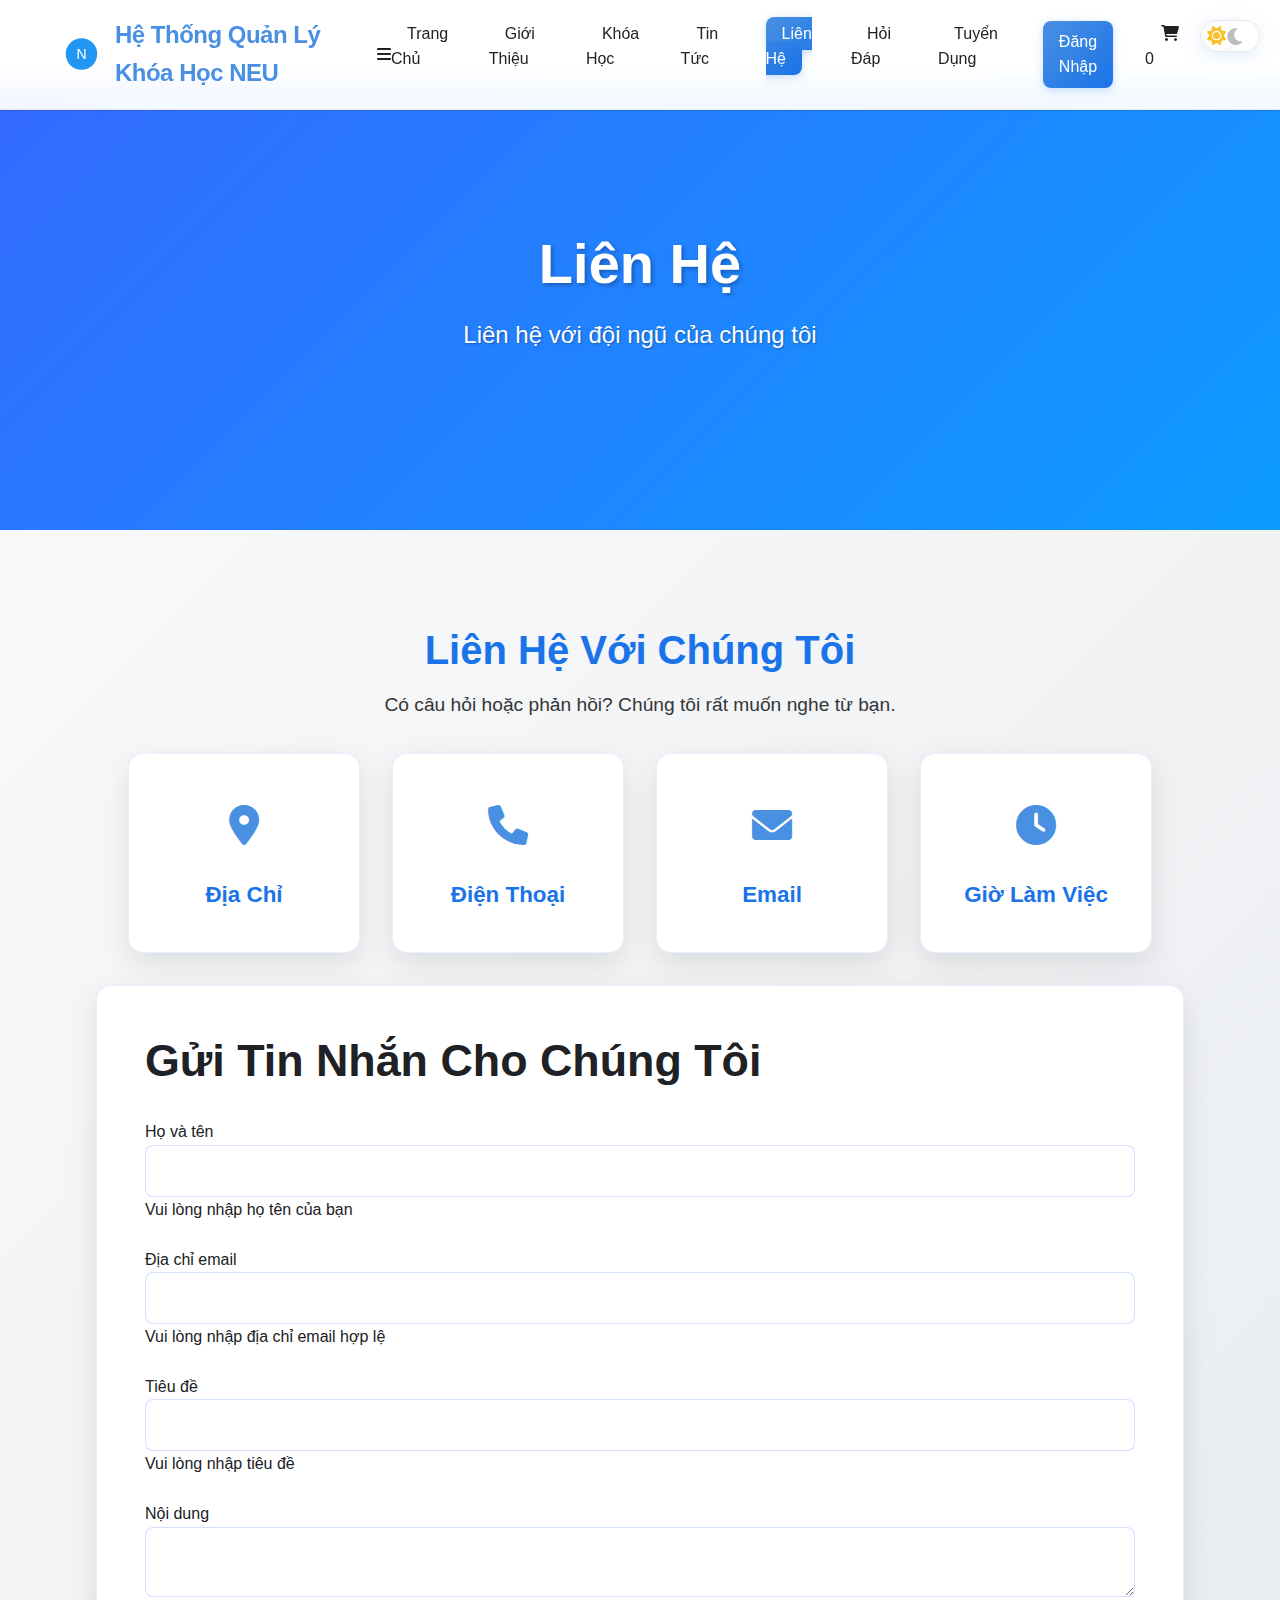
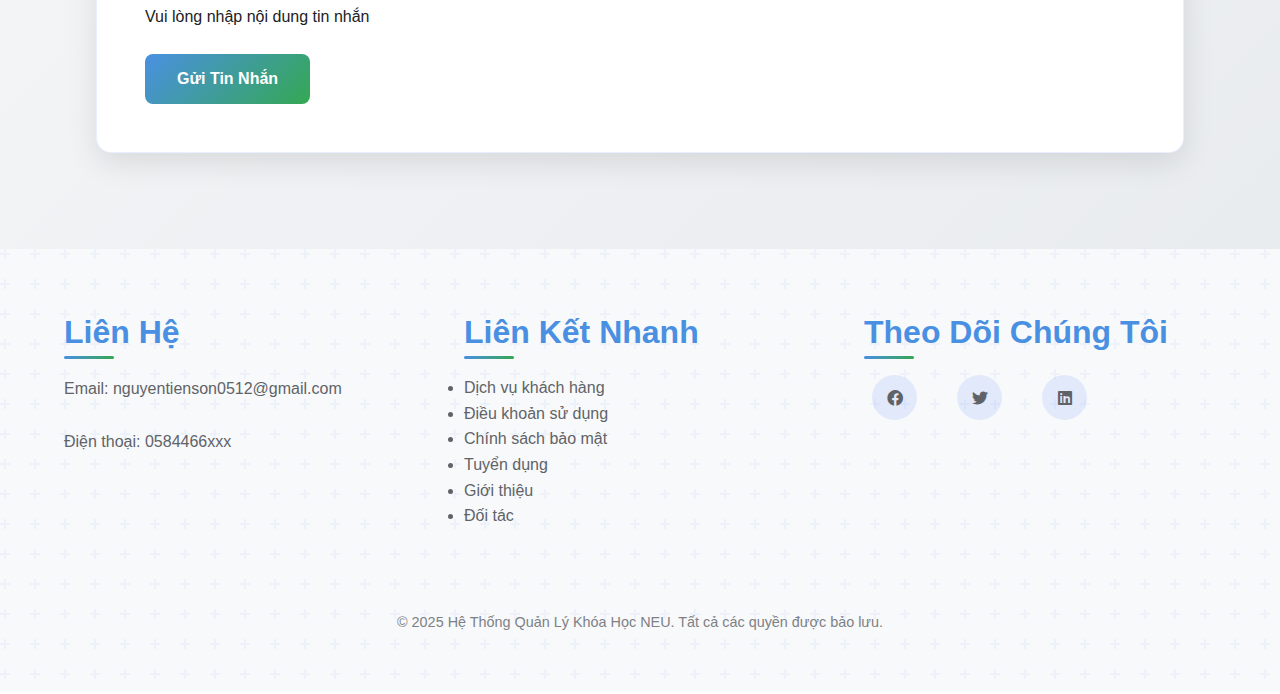
<file: contact.html>
<!DOCTYPE html>
<html lang="vi">
<head>
    <meta charset="UTF-8">
    <meta name="viewport" content="width=device-width, initial-scale=1.0">
    <title>Liên Hệ - Hệ Thống Quản Lý Khóa Học NEU</title>
    <link rel="icon" type="image/svg+xml" href="data:image/svg+xml,%3Csvg width='100' height='100' viewBox='0 0 100 100' xmlns='http://www.w3.org/2000/svg'%3E%3Ccircle cx='50' cy='50' r='45' fill='%232196f3'/%3E%3Ctext x='50' y='65' text-anchor='middle' fill='white' font-size='40'%3EN%3C/text%3E%3C/svg%3E">
    <link rel="stylesheet" href="style.css">
    <link rel="stylesheet" href="https://cdnjs.cloudflare.com/ajax/libs/font-awesome/6.0.0/css/all.min.css">
    <style>
        .contact-hero {
            background: linear-gradient(135deg, rgba(41, 98, 255, 0.95), rgba(0, 150, 255, 0.95)),
                        url('https://images.unsplash.com/photo-1524178232363-1fb2b075b655') center/cover;
            height: 50vh;
            display: flex;
            align-items: center;
            justify-content: center;
            text-align: center;
            color: white;
            margin-top: 80px;
            position: relative;
            overflow: hidden;
        }

        .contact-section {
            padding: 6rem 5%;
            background: linear-gradient(135deg, #f8f9fa 0%, #e9ecef 100%);
        }

        .contact-grid {
            max-width: 1200px;
            margin: 0 auto;
            display: grid;
            grid-template-columns: repeat(4, 1fr);
            gap: 2rem;
            padding: 2rem;
        }

        .contact-card {
            background: white;
            padding: 2.5rem;
            border-radius: 15px;
            text-align: center;
            box-shadow: 0 10px 30px rgba(0,0,0,0.1);
            transition: all 0.3s ease;
            border: 1px solid rgba(41, 98, 255, 0.1);
            position: relative;
            overflow: hidden;
            height: 200px;
            min-width: 200px;
        }

        .contact-icon {
            font-size: 2.5rem;
            color: var(--primary-color);
            margin-bottom: 1.5rem;
            transition: all 0.3s ease;

        }

        .contact-title {
            color: var(--heading-color);
            font-size: 1.4rem;
            font-weight: 600;
            margin-bottom: 1rem;
            transition: all 0.3s ease;
        }

        .contact-info-hover {
            position: absolute;
            top: 0;
            left: 0;
            width: 100%;
            height: 100%;
            background: white;
            display: flex;
            flex-direction: column;
            justify-content: center;
            align-items: center;
            opacity: 0;
            transform: translateY(100%);
            transition: all 0.3s ease;
            padding: 1.5rem;
        }

        .contact-info-hover p {
            margin: 0.5rem 0;
            color: #2962ff;
            font-weight: 500;
            font-size: 1.1rem;
            text-shadow: 0 1px 2px rgba(0,0,0,0.1);
        }

        .contact-card:hover .contact-info-hover {
            opacity: 1;
            transform: translateY(0);
        }

        .contact-card:hover .contact-icon,
        .contact-card:hover .contact-title {
            opacity: 0;
        }

        .map-container {
            width: 100%;
            height: 100%;
            overflow: hidden;
        }

        .contact-form {
            background: white;
            padding: 3rem;
            border-radius: 15px;
            box-shadow: 0 10px 30px rgba(0,0,0,0.1);
            border: 1px solid rgba(41, 98, 255, 0.1);
        }

        .form-group {
            margin-bottom: 1.5rem;
        }

        .form-label {
            color: var(--heading-color);
            font-weight: 600;
            margin-bottom: 0.5rem;
            display: block;
        }

        .form-input {
            width: 100%;
            padding: 1rem;
            border: 1px solid rgba(41, 98, 255, 0.2);
            border-radius: 8px;
            font-size: 1rem;
            transition: all 0.3s ease;
        }

        .form-input:focus {
            border-color: var(--primary-color);
            box-shadow: 0 0 0 3px rgba(41, 98, 255, 0.1);
            outline: none;
        }

        .submit-btn {
            background: linear-gradient(135deg, var(--primary-color), var(--secondary-color));
            color: white;
            padding: 1rem 2rem;
            border: none;
            border-radius: 8px;
            font-size: 1rem;
            font-weight: 600;
            cursor: pointer;
            transition: all 0.3s ease;
        }

        .submit-btn:hover {
            transform: translateY(-3px);
            box-shadow: 0 10px 20px rgba(41, 98, 255, 0.2);
        }

        /* Dark mode styles */
        [data-theme="dark"] .contact-section {
            background: linear-gradient(135deg, #1a1a1a 0%, #2d2d2d 100%);
        }

        [data-theme="dark"] .contact-card,
        [data-theme="dark"] .contact-form {
            background: #2d2d2d;
            border-color: rgba(41, 98, 255, 0.2);
        }
        [data-theme="dark"] .contact-info-hover p {
            color: #64b5f6;
        }

        [data-theme="dark"] .form-input {
            background: #1a1a1a;
            border-color: rgba(41, 98, 255, 0.3);
            color: var(--text-color);
        }
        
        @media (max-width: 1024px) {
            .contact-grid {
                grid-template-columns: repeat(2, 1fr);
            }
        }

        @media (max-width: 640px) {
            .contact-grid {
                grid-template-columns: 1fr;
            }
        }
    </style>
</head>
<body>
    <header>
        <nav class="navbar">
            <div class="logo">
                <svg width="50" height="50" viewBox="0 0 100 100">
                    <circle cx="50" cy="50" r="45" fill="#2196f3"/>
                    <text x="50" y="65" text-anchor="middle" fill="white" font-size="40">N</text>
                </svg>
                <span>Hệ Thống Quản Lý Khóa Học NEU</span>
            </div>
            <div class="nav-toggle" id="navToggle">
                <i class="fas fa-bars"></i>
            </div>
            <ul class="nav-links">
                <li><a href="index.html">Trang Chủ</a></li>
                <li><a href="about.html">Giới Thiệu</a></li>
                <li><a href="courses.html">Khóa Học</a></li>
                <li><a href="news.html">Tin Tức</a></li>
                <li><a href="contact.html" class="active">Liên Hệ</a></li>
                <li><a href="faq.html">Hỏi Đáp</a></li>
                <li><a href="careers.html">Tuyển Dụng</a></li>
                <li class="auth-section">
                    <a href="login.html" class="login-btn" id="loginButton">Đăng Nhập</a>
                    <li>
                        <a href="cart.html" class="cart-icon">
                            <i class="fas fa-shopping-cart"></i>
                            <span class="cart-count">0</span>
                        </a>
                    </li>
                    <div class="user-profile" id="userProfile" style="display: none;">
                        <div class="user-avatar">
                            <img src="assets/img/avatar/avatar-1.png" alt="Ảnh đại diện người dùng" id="userAvatar">
                            <div class="profile-dropdown">
                                <div class="dropdown-header">
                                    <span id="userName">Nguyen Van A</span>
                                    <span id="userEmail">@nguyenvana</span>
                                </div>
                                <a href="profile.html" class="dropdown-item">
                                    <i class="fas fa-user"></i> Hồ sơ
                                </a>
                                <a href="#" class="dropdown-item">
                                    <i class="fas fa-heart"></i> Danh sách yêu thích
                                </a>
                                <a href="#" class="dropdown-item">
                                    <i class="fas fa-moon"></i> Chế độ tối
                                </a>
                                <a href="#" class="dropdown-item">
                                    <i class="fas fa-cog"></i> Cài đặt
                                </a>
                                <hr>
                                <a href="#" class="dropdown-item logout" id="logoutButton">
                                    <i class="fas fa-sign-out-alt"></i> Đăng xuất
                                </a>
                            </div>
                        </div>
                    </div>
                </li>
                <li>
                    <button id="theme-toggle" class="theme-toggle" aria-label="Toggle theme">
                        <i class="fas fa-sun"></i>
                        <span class="toggle-thumb"><i class="fas fa-moon"></i></span>
                    </button>
                </li>
            </ul>
        </nav>
    </header>

    <section class="contact-hero">
        <div class="hero-content">
            <h1 style="color: white; font-size: 3.5rem; font-weight: 700; text-shadow: 2px 2px 4px rgba(0,0,0,0.3);">Liên Hệ</h1>
            <p style="color: white; font-size: 1.5rem; text-shadow: 1px 1px 2px rgba(0,0,0,0.3);">Liên hệ với đội ngũ của chúng tôi</p>
        </div>
    </section>

    <section class="contact-section">
        <div class="container">
            <h2 style="text-align: center; margin-bottom: 1rem; color: var(--heading-color); font-size: 2.5rem; font-weight: 700;">Liên Hệ Với Chúng Tôi</h2>
            <p style="text-align: center; max-width: 800px; margin: 0 auto; color: var(--text-color); font-size: 1.2rem; line-height: 1.6; opacity: 0.9;">
                Có câu hỏi hoặc phản hồi? Chúng tôi rất muốn nghe từ bạn.
            </p>
            <div class="contact-grid">
                <div class="contact-card">
                    <div class="contact-icon">
                        <i class="fas fa-map-marker-alt"></i>
                    </div>
                    <h3 class="contact-title">Địa Chỉ</h3>
                    <div class="contact-info-hover">
                        <div class="map-container">
                            <iframe src="https://www.google.com/maps/embed?pb=!1m18!1m12!1m3!1d59597.0249928012!2d105.80129937542632!3d21.00008924412224!2m3!1f0!2f0!3f0!3m2!1i1024!2i768!4f13.1!3m3!1m2!1s0x3135ac71752d8f79%3A0xd2ec575c01017afa!2zVHLGsOG7nW5nIMSQ4bqhaSBI4buNYyBLaW5oIFThur8gUXXhu5FjIETDom4gKE5FVSk!5e0!3m2!1svi!2s!4v1745204287667!5m2!1svi!2s" 
                                width="100%" height="200" style="border:0;" 
                                allowfullscreen="" loading="lazy" 
                                referrerpolicy="no-referrer-when-downgrade">
                            </iframe>
                        </div>
                    </div>
                </div>

                <div class="contact-card">
                    <div class="contact-icon">
                        <i class="fas fa-phone"></i>
                    </div>
                    <h3 class="contact-title">Điện Thoại</h3>
                    <div class="contact-info-hover">
                        <p>Tổng đài: (024) 3628 0280</p>
                        <p>Fax: (024) 3869 1682</p>
                    </div>
                </div>

                <div class="contact-card">
                    <div class="contact-icon">
                        <i class="fas fa-envelope"></i>
                    </div>
                    <h3 class="contact-title">Email</h3>
                    <div class="contact-info-hover">
                        <p>neulearning@gmail.com</p>
                    </div>
                </div>

                <div class="contact-card">
                    <div class="contact-icon">
                        <i class="fas fa-clock"></i>
                    </div>
                    <h3 class="contact-title">Giờ Làm Việc</h3>
                    <div class="contact-info-hover">
                        <p>Thứ Hai - Thứ Sáu: 9:00 - 18:00</p>
                        <p>Thứ Bảy: 9:00 - 13:00</p>
                    </div>
                </div>
            </div>
            <div class="contact-form">
                <h2 style="margin-bottom: 2rem;">Gửi Tin Nhắn Cho Chúng Tôi</h2>
                <form id="contactForm" novalidate>
                    <div class="form-group">
                        <label for="name">Họ và tên</label>
                        <input type="text" id="name" class="form-input" required>
                        <div class="error-message">Vui lòng nhập họ tên của bạn</div>
                    </div>

                    <div class="form-group">
                        <label for="email">Địa chỉ email</label>
                        <input type="email" id="email" class="form-input" required>
                        <div class="error-message">Vui lòng nhập địa chỉ email hợp lệ</div>
                    </div>

                    <div class="form-group">
                        <label for="subject">Tiêu đề</label>
                        <input type="text" id="subject" class="form-input" required>
                        <div class="error-message">Vui lòng nhập tiêu đề</div>
                    </div>

                    <div class="form-group">
                        <label for="message">Nội dung</label>
                        <textarea id="message" class="form-input" required></textarea>
                        <div class="error-message">Vui lòng nhập nội dung tin nhắn</div>
                    </div>

                    <button type="submit" class="submit-btn">Gửi Tin Nhắn</button>
                </form>
            </div>
        </div>
    </section>

    <footer>
        <div class="footer-content">
            <div class="footer-section">
                <h3>Liên Hệ</h3>
                <p>Email: nguyentienson0512@gmail.com</p>
                <p>Điện thoại: 0584466xxx</p>
            </div>
            <div class="footer-section">
                <h3 class="footer-heading">Liên Kết Nhanh</h3>
                <ul class="footer-list">
                    <li>
                        <a href="#!" class="footer__link">Dịch vụ khách hàng</a>
                    </li>
                    <li>
                        <a href="#!" class="footer__link">Điều khoản sử dụng</a>
                    </li>
                    <li>
                        <a href="#!" class="footer__link">Chính sách bảo mật</a>
                    </li>
                    <li>
                        <a href="#!" class="footer__link">Tuyển dụng</a>
                    </li>
                    <li>
                        <a href="#!" class="footer__link">Giới thiệu</a>
                    </li>
                    <li>
                        <a href="#!" class="footer__link">Đối tác</a>
                    </li>
                </ul>
            </div>
            <div class="footer-section">
                <h3>Theo Dõi Chúng Tôi</h3>
                <div class="social-links">
                    <a href="#"><i class="fab fa-facebook"></i></a>
                    <a href="#"><i class="fab fa-twitter"></i></a>
                    <a href="#"><i class="fab fa-linkedin"></i></a>
                </div>
            </div>
        </div>
        <div class="footer-bottom">
            <p>&copy; 2025 Hệ Thống Quản Lý Khóa Học NEU. Tất cả các quyền được bảo lưu.</p>
        </div>
    </footer>

    <script src="style.js"></script>
    <script>
        // Form validation
        const contactForm = document.getElementById('contactForm');
        const formControls = contactForm.querySelectorAll('.form-input');

        contactForm.addEventListener('submit', function(e) {
            e.preventDefault();
            let isValid = true;

            formControls.forEach(control => {
                if (!control.value.trim()) {
                    isValid = false;
                    control.classList.add('error');
                    control.nextElementSibling.classList.add('visible');
                } else {
                    control.classList.remove('error');
                    control.nextElementSibling.classList.remove('visible');
                }

                if (control.type === 'email') {
                    const emailPattern = /^[^\s@]+@[^\s@]+\.[^\s@]+$/;
                    if (!emailPattern.test(control.value)) {
                        isValid = false;
                        control.classList.add('error');
                        control.nextElementSibling.classList.add('visible');
                    }
                }
            });

            if (isValid) {
                // Here you would typically send the form data to a server
                alert('Cảm ơn tin nhắn của bạn! Chúng tôi sẽ liên hệ lại sớm.');
                contactForm.reset();
            }
        });

        formControls.forEach(control => {
            control.addEventListener('input', function() {
                if (this.value.trim()) {
                    this.classList.remove('error');
                    this.nextElementSibling.classList.remove('visible');
                }
            });
        });
    </script>
</body>
</html>
</file>
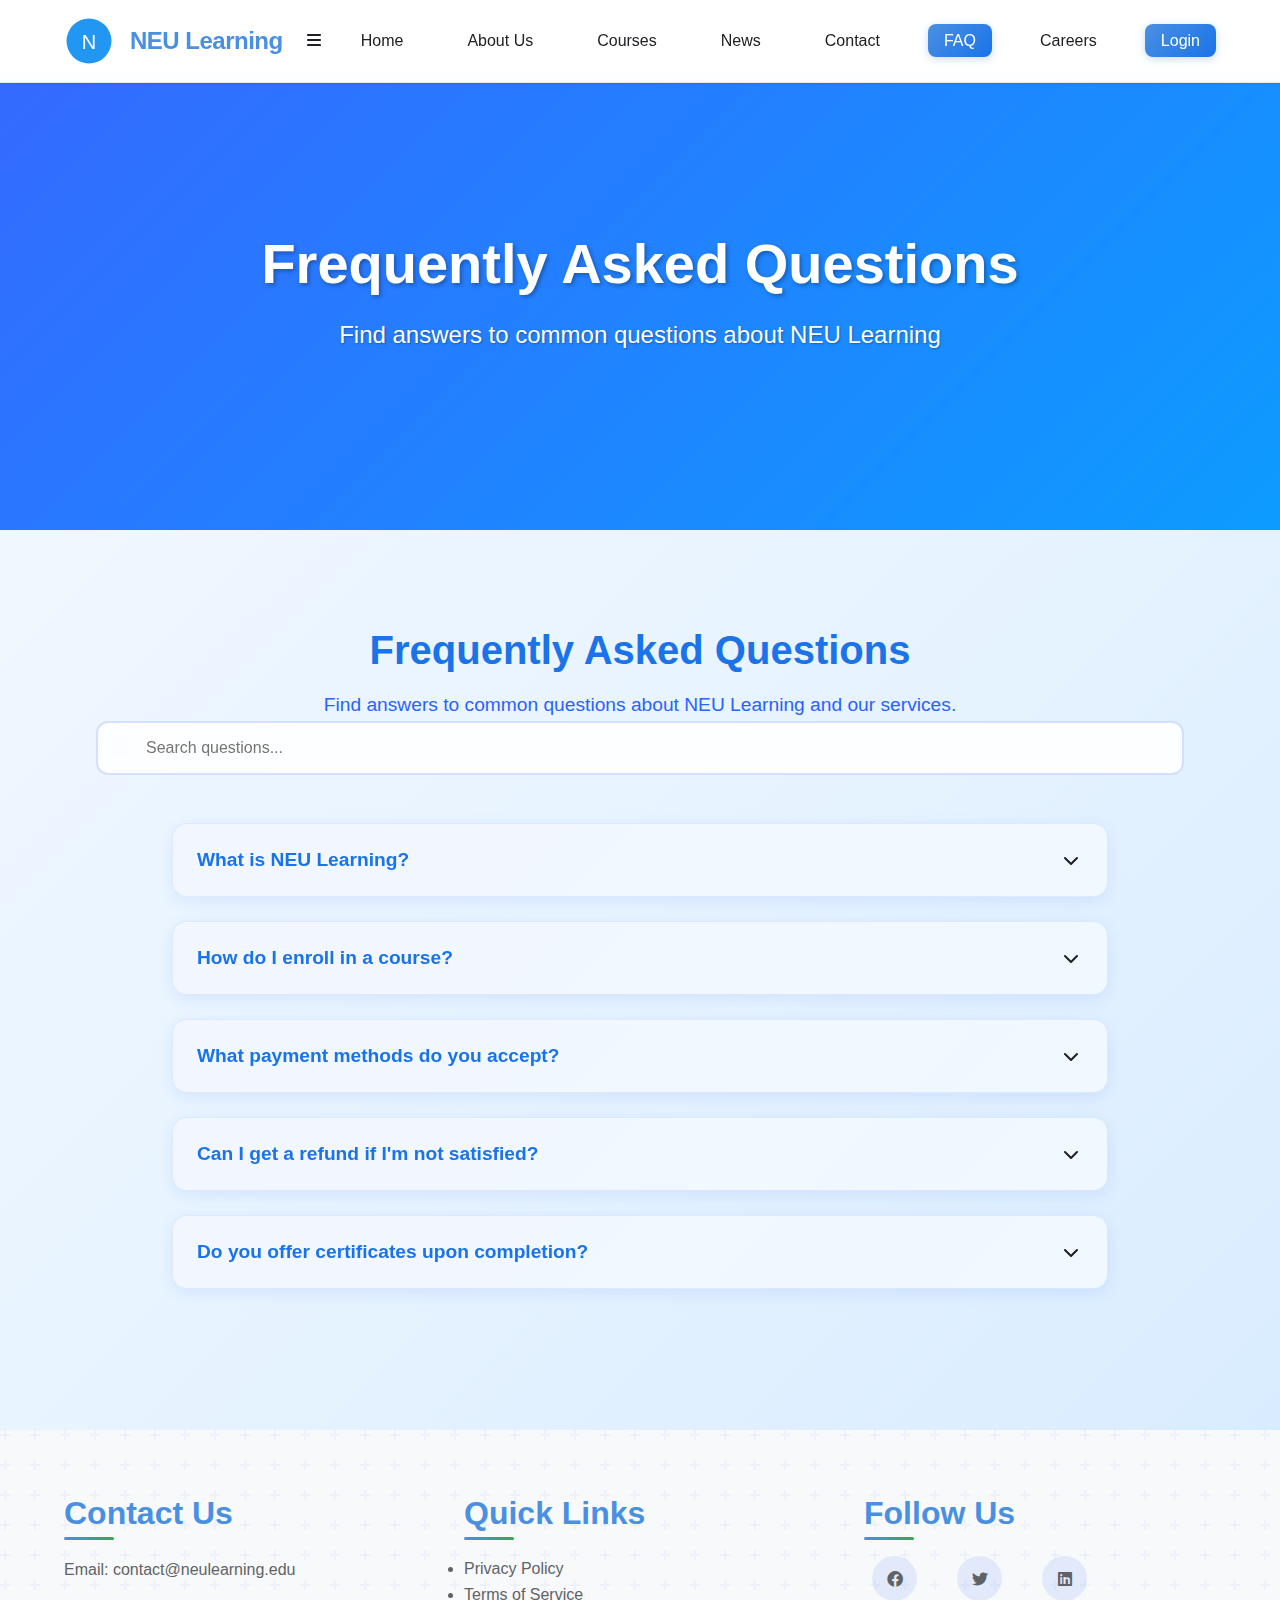
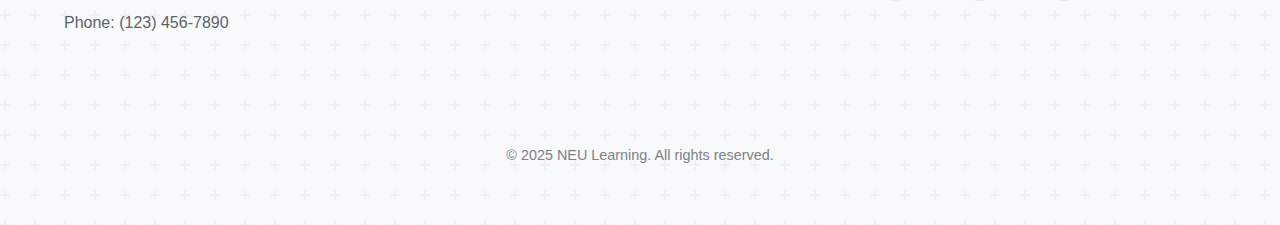
<file: faq.html>
<!DOCTYPE html>
<html lang="en">
<head>
    <meta charset="UTF-8">
    <meta name="viewport" content="width=device-width, initial-scale=1.0">
    <title>FAQ - NEU Learning</title>
    <link rel="stylesheet" href="style.css">
    <link rel="stylesheet" href="https://cdnjs.cloudflare.com/ajax/libs/font-awesome/6.0.0/css/all.min.css">
    <style>
        .faq-hero {
            background: linear-gradient(135deg, rgba(41, 98, 255, 0.95), rgba(0, 150, 255, 0.95)),
                        url('https://images.unsplash.com/photo-1524178232363-1fb2b075b655') center/cover;
            height: 50vh;
            display: flex;
            align-items: center;
            justify-content: center;
            text-align: center;
            color: white;
            margin-top: 80px;
            position: relative;
            overflow: hidden;
        }

        .faq-section {
            padding: 6rem 5%;
            background: linear-gradient(135deg, #f0f7ff 0%, #e6f3ff 50%, #d9ecff 100%);
            min-height: 100vh;
        }

        .faq-container {
            max-width: 1000px;
            margin: 0 auto;
            padding: 0 2rem;
        }

        .faq-item {
            background: rgba(255, 255, 255, 0.9);
            border-radius: 15px;
            margin-bottom: 1.5rem;
            overflow: hidden;
            box-shadow: 0 4px 15px rgba(41, 98, 255, 0.1);
            border: 1px solid rgba(41, 98, 255, 0.15);
            backdrop-filter: blur(10px);
        }

        .faq-question {
            padding: 1.5rem;
            cursor: pointer;
            display: flex;
            justify-content: space-between;
            align-items: center;
            background: linear-gradient(135deg, rgba(41, 98, 255, 0.05), rgba(0, 150, 255, 0.05));
            transition: all 0.3s ease;
        }

        .faq-question:hover {
            background: linear-gradient(135deg, rgba(41, 98, 255, 0.1), rgba(0, 150, 255, 0.1));
        }

        .faq-question h3 {
            color: var(--heading-color);
            font-size: 1.2rem;
            font-weight: 600;
            margin: 0;
            flex: 1;
        }

        .faq-toggle {
            width: 24px;
            height: 24px;
            display: flex;
            align-items: center;
            justify-content: center;
            transition: transform 0.3s ease;
        }

        .faq-item.active .faq-toggle {
            transform: rotate(180deg);
        }

        .faq-answer {
            padding: 0 1.5rem;
            max-height: 0;
            overflow: hidden;
            transition: all 0.3s ease;
            background: rgba(255, 255, 255, 0.7);
        }

        .faq-item.active .faq-answer {
            padding: 1.5rem;
            max-height: 500px;
        }

        .search-section {
            margin-bottom: 3rem;
            position: relative;
        }

        .search-input {
            width: 100%;
            padding: 1rem 1.5rem;
            padding-left: 3rem;
            border: 2px solid rgba(41, 98, 255, 0.2);
            border-radius: 12px;
            font-size: 1rem;
            background: rgba(255, 255, 255, 0.9);
            backdrop-filter: blur(10px);
            transition: all 0.3s ease;
        }

        .search-input:focus {
            border-color: var(--primary-color);
            box-shadow: 0 0 0 3px rgba(41, 98, 255, 0.1);
            outline: none;
        }

        .search-icon {
            position: absolute;
            left: 1rem;
            top: 50%;
            transform: translateY(-50%);
            color: var(--primary-color);
        }

        /* Dark mode styles */
        [data-theme="dark"] .faq-section {
            background: linear-gradient(135deg, #1a1a2e 0%, #16213e 50%, #0f172a 100%);
        }

        [data-theme="dark"] .faq-item {
            background: rgba(45, 45, 45, 0.9);
            border-color: rgba(41, 98, 255, 0.2);
        }

        [data-theme="dark"] .faq-question {
            background: linear-gradient(135deg, rgba(41, 98, 255, 0.1), rgba(0, 150, 255, 0.1));
        }

        [data-theme="dark"] .faq-question:hover {
            background: linear-gradient(135deg, rgba(41, 98, 255, 0.15), rgba(0, 150, 255, 0.15));
        }

        [data-theme="dark"] .faq-answer {
            background: rgba(45, 45, 45, 0.7);
        }

        [data-theme="dark"] .search-input {
            background: rgba(45, 45, 45, 0.9);
            border-color: rgba(41, 98, 255, 0.3);
            color: var(--text-color);
        }

        .faq-description {
            text-align: center;
            max-width: 800px;
            margin: 0 auto;
            color: #2962ff;
            font-size: 1.2rem;
            line-height: 1.6;
            font-weight: 500;
        }
    </style>
</head>
<body>
    <header>
        <nav class="navbar">
            <div class="logo">
                <svg width="50" height="50" viewBox="0 0 100 100">
                    <circle cx="50" cy="50" r="45" fill="#2196f3"/>
                    <text x="50" y="65" text-anchor="middle" fill="white" font-size="40">N</text>
                </svg>
                <span>NEU Learning</span>
            </div>
            <div class="nav-toggle" id="navToggle">
                <i class="fas fa-bars"></i>
            </div>
            <ul class="nav-links">
                <li><a href="index.html">Home</a></li>
                <li><a href="about.html">About Us</a></li>
                <li><a href="courses.html">Courses</a></li>
                <li><a href="news.html">News</a></li>
                <li><a href="contact.html">Contact</a></li>
                <li><a href="faq.html" class="active">FAQ</a></li>
                <li><a href="careers.html">Careers</a></li>
                <li><a href="login.html" class="login-btn">Login</a></li>
            </ul>
        </nav>
    </header>

    <section class="faq-hero">
        <div class="hero-content">
            <h1 style="color: white; font-size: 3.5rem; font-weight: 700; text-shadow: 2px 2px 4px rgba(0,0,0,0.3);">Frequently Asked Questions</h1>
            <p style="color: white; font-size: 1.5rem; text-shadow: 1px 1px 2px rgba(0,0,0,0.3);">Find answers to common questions about NEU Learning</p>
        </div>
    </section>

    <section class="faq-section">
        <div class="container">
            <h2 style="text-align: center; margin-bottom: 1rem; color: var(--heading-color); font-size: 2.5rem; font-weight: 700;">Frequently Asked Questions</h2>
            <p class="faq-description">
                Find answers to common questions about NEU Learning and our services.
            </p>

            <div class="search-section">
                <i class="fas fa-search search-icon"></i>
                <input type="text" class="search-input" placeholder="Search questions...">
        </div>

            <div class="faq-container">
                <div class="faq-item">
                    <div class="faq-question">
                        <h3>What is NEU Learning?</h3>
                        <div class="faq-toggle">
                            <i class="fas fa-chevron-down"></i>
                    </div>
                    </div>
                    <div class="faq-answer">
                        <p>NEU Learning is an online education platform that provides high-quality courses and learning resources to help individuals achieve their educational and professional goals.</p>
            </div>
        </div>

                <div class="faq-item">
                    <div class="faq-question">
                        <h3>How do I enroll in a course?</h3>
                        <div class="faq-toggle">
                            <i class="fas fa-chevron-down"></i>
                    </div>
                    </div>
                    <div class="faq-answer">
                        <p>To enroll in a course, simply browse our course catalog, select the course you're interested in, and click the "Enroll Now" button. You'll need to create an account if you don't have one already.</p>
            </div>
        </div>

                <div class="faq-item">
                    <div class="faq-question">
                        <h3>What payment methods do you accept?</h3>
                        <div class="faq-toggle">
                            <i class="fas fa-chevron-down"></i>
                    </div>
                    </div>
                    <div class="faq-answer">
                        <p>We accept various payment methods including credit cards, debit cards, PayPal, and bank transfers. All transactions are secure and encrypted.</p>
                    </div>
                </div>

                <div class="faq-item">
                    <div class="faq-question">
                        <h3>Can I get a refund if I'm not satisfied?</h3>
                        <div class="faq-toggle">
                            <i class="fas fa-chevron-down"></i>
                    </div>
                    </div>
                    <div class="faq-answer">
                        <p>Yes, we offer a 30-day money-back guarantee if you're not satisfied with your course. Please contact our support team for assistance with refunds.</p>
                    </div>
                </div>

                <div class="faq-item">
                    <div class="faq-question">
                        <h3>Do you offer certificates upon completion?</h3>
                        <div class="faq-toggle">
                            <i class="fas fa-chevron-down"></i>
                    </div>
                    </div>
                    <div class="faq-answer">
                        <p>Yes, we provide certificates of completion for all our courses. These certificates can be downloaded and shared on professional platforms like LinkedIn.</p>
                    </div>
                </div>
            </div>
        </div>
    </section>

    <footer>
        <div class="footer-content">
            <div class="footer-section">
                <h3>Contact Us</h3>
                <p>Email: contact@neulearning.edu</p>
                <p>Phone: (123) 456-7890</p>
            </div>
            <div class="footer-section">
                <h3>Quick Links</h3>
                <ul>
                    <li><a href="privacy.html">Privacy Policy</a></li>
                    <li><a href="terms.html">Terms of Service</a></li>
                </ul>
            </div>
            <div class="footer-section">
                <h3>Follow Us</h3>
                <div class="social-links">
                    <a href="#"><i class="fab fa-facebook"></i></a>
                    <a href="#"><i class="fab fa-twitter"></i></a>
                    <a href="#"><i class="fab fa-linkedin"></i></a>
                </div>
            </div>
        </div>
        <div class="footer-bottom">
            <p>&copy; 2025 NEU Learning. All rights reserved.</p>
        </div>
    </footer>

    <script src="style.js"></script>
    <script>
        document.addEventListener('DOMContentLoaded', () => {
            // FAQ toggle functionality
            const faqItems = document.querySelectorAll('.faq-item');
            
            faqItems.forEach(item => {
                const question = item.querySelector('.faq-question');
                question.addEventListener('click', () => {
                    const isActive = item.classList.contains('active');
                    
                    // Close all other items
                    faqItems.forEach(otherItem => {
                            otherItem.classList.remove('active');
                    });

                    // Toggle current item
                    if (!isActive) {
                        item.classList.add('active');
                    }
                });
            });

            // Search functionality
            const searchInput = document.querySelector('.search-input');
            searchInput.addEventListener('input', (e) => {
                const searchTerm = e.target.value.toLowerCase();
                
                faqItems.forEach(item => {
                    const question = item.querySelector('h3').textContent.toLowerCase();
                    const answer = item.querySelector('.faq-answer').textContent.toLowerCase();

                    if (question.includes(searchTerm) || answer.includes(searchTerm)) {
                        item.style.display = 'block';
                    } else {
                        item.style.display = 'none';
                    }
                });
            });
        });
    </script>
</body>
</html>
</file>
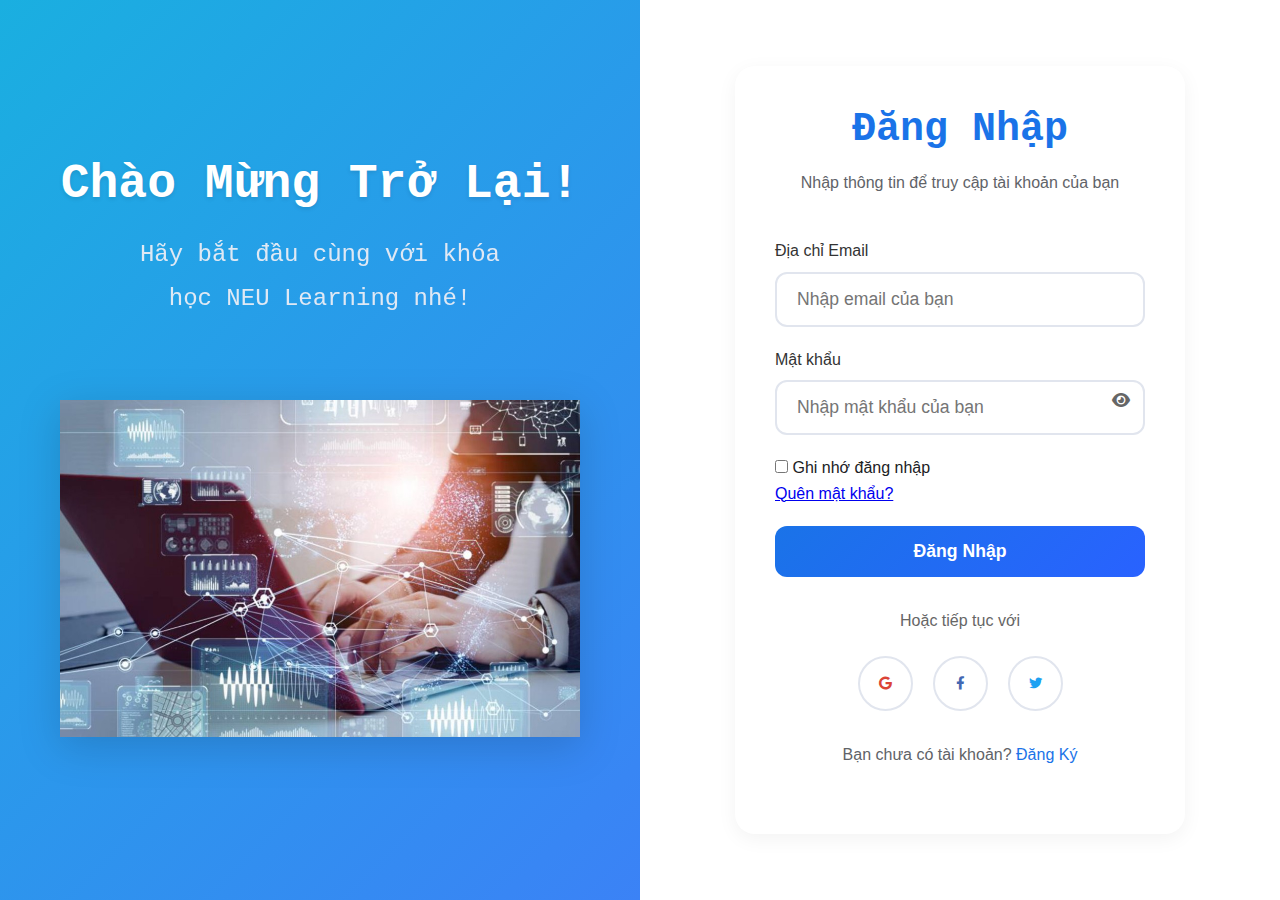
<file: login.html>
<!DOCTYPE html>
<html lang="vi">
<head>
    <meta charset="UTF-8">
    <meta name="viewport" content="width=device-width, initial-scale=1.0">
    <title>Đăng Nhập - Hệ Thống Quản Lý Khóa Học NEU</title>
    <link rel="stylesheet" href="style.css">
    <link rel="stylesheet" href="https://cdnjs.cloudflare.com/ajax/libs/font-awesome/6.0.0/css/all.min.css">
    <style>
        /* CSS giữ nguyên như bản gốc để không thay đổi giao diện */
        .split-container {
            display: flex;
            width: 100%;
            margin: 0;
            background: white;
            overflow: hidden;
            position: relative;
            box-shadow: 0 10px 30px rgba(0, 0, 0, 0.1);
        }
        .split-left {
            flex: 1;
            padding: 60px;
            position: relative;
            overflow: hidden;
            background: linear-gradient(135deg, #1aafe0, #3b82f6);
            color: white;
            display: flex;
            flex-direction: column;
            justify-content: center;
            align-items: center;
            min-height: 100vh;
        }
        .split-right {
            flex: 1;
            padding: 60px;
            background: white;
            position: relative;
            display: flex;
            align-items: center;
            justify-content: center;
            min-height: 100vh;
        }
        .form-container {
            width: 100%;
            max-width: 450px;
            margin: 0 auto;
            padding: 40px;
            background: white;
            border-radius: 20px;
            box-shadow: 0 5px 20px rgba(0, 0, 0, 0.05);
        }
        .welcome-text {
            text-align: center;
            margin-bottom: 40px;
        }
        .welcome-text h1 {
            font-size: 3rem;
            margin-bottom: 20px;
            font-weight: 800;
            font-family: 'Courier New', Courier, monospace;
            text-shadow: 0 2px 4px rgba(0, 0, 0, 0.1);
        }
        .welcome-text p {
            font-size: 1.5rem;
            opacity: 0.95;
            line-height: 1.8;
            max-width: 400px;
            margin: 0 auto;
            color:#eaedf5;
            font-family:'Courier New', Courier, monospace;
        }
        .illustration {
            max-width: 100%;
            margin: 40px auto 0;
        }
        .illustration img {
            width: 100%;
            height:auto;
            filter: drop-shadow(0 10px 20px rgba(0, 0, 0, 0.15));
        }
        .form-header {
            text-align: center;
            margin-bottom: 40px;
        }
        .form-header h2 {
            font-size: 2.5rem;
            color: #1a73e8;
            margin-bottom: 15px;
            font-weight: 700;
            font-family: 'Courier New', Courier, monospace;
        }
        .form-group {
            margin-bottom: 20px;
            position: relative;
        }
        .form-group label {
            display: block;
            margin-bottom: 8px;
            font-weight: 500;
            color: #333;
        }
        .form-input {
            width: 100%;
            padding: 15px 20px;
            border: 2px solid #e1e5ee;
            border-radius: 12px;
            font-size: 1.1rem;
            transition: all 0.3s ease;
            background: white;
        }
        .form-input:focus {
            border-color: #1a73e8;
            box-shadow: 0 0 0 3px rgba(26, 115, 232, 0.1);
            outline: none;
        }
        .password-toggle {
            position: absolute;
            right: 15px;
            top: 45px;
            cursor: pointer;
            color: #666;
        }
        .submit-btn {
            width: 100%;
            padding: 15px;
            background: linear-gradient(135deg, #1a73e8, #2962ff);
            color: white;
            border: none;
            border-radius: 12px;
            font-size: 1.1rem;
            font-weight: 600;
            cursor: pointer;
            transition: all 0.3s ease;
            margin-top: 20px;
        }
        .submit-btn:hover {
            background: linear-gradient(135deg, #1557b0, #1a73e8);
            transform: translateY(-2px);
            box-shadow: 0 5px 15px rgba(26, 115, 232, 0.3);
        }
        .social-login {
            margin-top: 30px;
            text-align: center;
        }
        .social-login p {
            margin-bottom: 20px;
            color: #666;
        }
        .social-buttons {
            display: flex;
            gap: 20px;
            justify-content: center;
        }
        .social-btn {
            width: 55px;
            height: 55px;
            border-radius: 50%;
            display: flex;
            align-items: center;
            justify-content: center;
            border: 2px solid #e1e5ee;
            background: white;
            transition: all 0.3s ease;
            cursor: pointer;
        }
        .social-btn:hover {
            transform: translateY(-3px);
            box-shadow: 0 8px 20px rgba(0, 0, 0, 0.1);
        }
        .social-btn.google { color: #DB4437; }
        .social-btn.facebook { color: #4267B2; }
        .social-btn.twitter { color: #1DA1F2; }
        .auth-switch {
            text-align: center;
            margin-top: 30px;
            font-size: 1rem;
        }
        .auth-switch a {
            color: #1a73e8;
            text-decoration: none;
            font-weight: 500;
        }
        .auth-switch a:hover {
            text-decoration: underline;
        }
        .error-message {
            color: #dc3545;
            font-size: 0.875rem;
            margin-top: 0.25rem;
            display: none;
        }
        .error-message.visible {
            display: block;
        }
        @media (max-width: 992px) {
            .split-container {
                flex-direction: column;
            }
            .split-left, .split-right {
                padding: 40px 20px;
            }
            .form-container {
                padding: 30px;
            }
        }
    </style>
</head>
<body>
    <div class="split-container">
        <div class="split-left">
            <div class="welcome-text">
                <h1>Chào Mừng Trở Lại!</h1>
                <p> Hãy bắt đầu cùng với khóa học NEU Learning nhé! </p>
            </div>
            <div class="illustration">
                <img src="./assets/img/profile/anhdangnhap.jpg" alt="Hình minh họa đăng nhập">
            </div>
        </div>
        <div class="split-right">
            <div class="form-container">
                <div class="form-header">
                    <h2>Đăng Nhập</h2>
                    <p>Nhập thông tin để truy cập tài khoản của bạn</p>
                </div>
                <form id="loginForm">
                    <div class="form-group">
                        <label for="email">Địa chỉ Email</label>
                        <input type="email" id="email" class="form-input" placeholder="Nhập email của bạn" required>
                        <div class="error-message">Vui lòng nhập địa chỉ email hợp lệ</div>
                    </div>
                    <div class="form-group">
                        <label for="password">Mật khẩu</label>
                        <input type="password" id="password" class="form-input" placeholder="Nhập mật khẩu của bạn" required>
                        <i class="fas fa-eye password-toggle" id="passwordToggle"></i>
                        <div class="error-message">Vui lòng nhập mật khẩu</div>
                    </div>
                    <div class="remember-forgot">
                        <div class="remember-me">
                            <input type="checkbox" id="remember">
                            <label for="remember">Ghi nhớ đăng nhập</label>
                        </div>
                        <a href="#" class="forgot-password">Quên mật khẩu?</a>
                    </div>
                    <button type="submit" class="submit-btn">Đăng Nhập</button>
                </form>
                <div class="social-login">
                    <p>Hoặc tiếp tục với</p>
                    <div class="social-buttons">
                        <button class="social-btn google">
                            <i class="fab fa-google"></i>
                        </button>
                        <button class="social-btn facebook">
                            <i class="fab fa-facebook-f"></i>
                        </button>
                        <button class="social-btn twitter">
                            <i class="fab fa-twitter"></i>
                        </button>
                    </div>
                </div>

                <div class="auth-switch">
                    <p>Bạn chưa có tài khoản? <a href="register.html">Đăng Ký</a></p>
                </div>
            </div>
        </div>
    </div>

    <script src="style.js"></script>
    <script>
        // Password visibility toggle
        function setupPasswordToggle(passwordInput, toggleButton) {
            toggleButton.addEventListener('click', () => {
                const type = passwordInput.getAttribute('type') === 'password' ? 'text' : 'password';
                passwordInput.setAttribute('type', type);
                toggleButton.classList.toggle('fa-eye');
                toggleButton.classList.toggle('fa-eye-slash');
            });
        }

        setupPasswordToggle(document.getElementById('password'), document.getElementById('passwordToggle'));

        // Form validation and submission
        const loginForm = document.getElementById('loginForm');
        const email = document.getElementById('email');
        const password = document.getElementById('password');

        loginForm.addEventListener('submit', function(e) {
            e.preventDefault();

            const emailValue = email.value.trim();
            const passwordValue = password.value;

            // Basic validation
            if (!emailValue || !passwordValue) {
                alert('Please fill in all fields');
                return;
            }

            // Email validation
            if (!emailValue.match(/^[^\s@]+@[^\s@]+\.[^\s@]+$/)) {
                alert('Please enter a valid email address');
                return;
            }

            // Check if user exists
            const users = JSON.parse(localStorage.getItem('users')) || [];
            const user = users.find(u => u.email === emailValue && u.password === passwordValue);

            if (user) {
                // Store current user in localStorage
                localStorage.setItem('currentUser', JSON.stringify(user));

                // Show success message
                alert('Login successful! Redirecting...');

                // Redirect to index.html after a short delay
                setTimeout(() => {
                    window.location.href = 'index.html';
                }, 1000);
            } else {
                alert('Invalid email or password');
            }
        });

        // Social login buttons
        document.querySelectorAll('.social-btn').forEach(btn => {
            btn.addEventListener('click', () => {
                alert('Social login will be implemented soon!');
            });
        });
    </script>
</body>
</html>
</file>
<file: style.css>
/* Global styles and variables */
:root {
    --primary-color: #4a90e2;
    --primary-light: #7ab7ff;
    --primary-dark: #1a73e8;
    --secondary-color: #34a853;
    --accent-color: #ea4335;
    --text-color: #202124;
    --text-light: #5f6368;
    --light-gray: #f8f9fa;
    --dark-gray: #202124;
    --white: #ffffff;
    --transition-speed: 0.3s;
    --transition-bounce: cubic-bezier(0.68, -0.55, 0.265, 1.55);
    --card-shadow: 0 4px 20px rgba(74, 144, 226, 0.15);
    --hover-shadow: 0 8px 30px rgba(74, 144, 226, 0.25);
    --gradient-primary: linear-gradient(135deg, #4a90e2, #1a73e8);
    --gradient-secondary: linear-gradient(135deg, #34a853, #1e8e3e);
}

/* Light theme */
[data-theme="light"] {
    --bg-color: #ffffff;
    --text-color: #202124;
    --navbar-bg: rgba(255, 255, 255, 0.95);
    --card-bg: #ffffff;
    --border-color: #e8eaed;
    --heading-color: #1a73e8;
    --footer-bg: #f8f9fa;
    --footer-text: #5f6368;
    --feature-card-shadow: rgba(74, 144, 226, 0.1);
    --input-bg: #ffffff;
    --input-border: #e8eaed;
    --input-text: #202124;
}

/* Dark theme */
[data-theme="dark"] {
    --bg-color: #202124;
    --text-color: #e8eaed;
    --navbar-bg: rgba(32, 33, 36, 0.95);
    --card-bg: #2d2e30;
    --border-color: #3c4043;
    --heading-color: #8ab4f8;
    --footer-bg: #2d2e30;
    --footer-text: #e8eaed;
    --feature-card-shadow: rgba(0, 0, 0, 0.2);
    --input-bg: #2d2e30;
    --input-border: #3c4043;
    --input-text: #e8eaed;
}

* {
    margin: 0;
    padding: 0;
    box-sizing: border-box;
}

body {
    font-family: 'Inter', 'Segoe UI', Tahoma, Geneva, Verdana, sans-serif;
    line-height: 1.6;
    color: var(--text-color);
    background-color: var(--bg-color);
    transition: all 0.3s ease;
}

/* Typography improvements */
h1, h2, h3, h4, h5, h6 {
    font-family: 'Poppins', sans-serif;
    font-weight: 700;
    line-height: 1.2;
    margin-bottom: 1rem;
}

h1 { font-size: 3.5rem; }
h2 { font-size: 2.8rem; }
h3 { font-size: 2rem; }
h4 { font-size: 1.5rem; }

p {
    margin-bottom: 1.5rem;
    color: var(--text-light);
    line-height: 1.8;
}

/* Enhanced Navigation styles */
.navbar {
    background: var(--navbar-bg);
    padding: 1rem 5%;
    display: flex;
    justify-content: space-between;
    align-items: center;
    position: fixed;
    width: 100%;
    top: 0;
    z-index: 1000;
    box-shadow: 0 1px 2px rgba(0, 0, 0, 0.1);
    backdrop-filter: blur(10px);
    -webkit-backdrop-filter: blur(10px);
    border-bottom: 1px solid var(--border-color);
}

.logo {
    display: flex;
    align-items: center;
    gap: 1rem;
}

.logo svg {
    transition: transform 0.6s var(--transition-bounce);
}

.logo:hover svg {
    transform: rotate(360deg) scale(1.1);
}

.logo span {
    font-size: 1.5rem;
    font-weight: 800;
    color: var(--primary-color);
    letter-spacing: -0.5px;
}

.nav-links {
    display: flex;
    gap: 2rem;
    list-style: none;
}

.nav-links a {
    text-decoration: none;
    color: var(--text-color);
    font-weight: 500;
    position: relative;
    padding: 0.5rem 1rem;
    border-radius: 8px;
    transition: all var(--transition-speed);
}

.nav-links a:hover {
    background: rgba(74, 144, 226, 0.1);
    color: var(--primary-color);
}

.nav-links a.active {
    background: var(--gradient-primary);
    color: white;
    box-shadow: 0 2px 8px rgba(74, 144, 226, 0.3);
}

.login-btn {
    background: var(--gradient-primary);
    color: white !important;
    padding: 0.8rem 2rem;
    border-radius: 8px;
    font-weight: 600;
    transition: all var(--transition-speed);
    box-shadow: 0 2px 8px rgba(74, 144, 226, 0.3);
}

.login-btn:hover {
    transform: translateY(-2px);
    box-shadow: 0 4px 12px rgba(74, 144, 226, 0.4);
}

/* Enhanced Hero section */
.hero {
    margin-top: 80px;
    height: calc(100vh - 80px);
    background: var(--gradient-primary);
    color: white;
    display: flex;
    align-items: center;
    justify-content: center;
    text-align: center;
    position: relative;
    overflow: hidden;
}

[data-theme="light"] .hero {
    background: linear-gradient(135deg, rgba(67, 97, 238, 0.8), rgba(76, 201, 240, 0.8));
}

.hero::before {
    content: '';
    position: absolute;
    width: 100%;
    height: 100%;
    background: url("data:image/svg+xml,%3Csvg width='60' height='60' viewBox='0 0 60 60' xmlns='http://www.w3.org/2000/svg'%3E%3Cg fill='none' fill-rule='evenodd'%3E%3Cg fill='%23ffffff' fill-opacity='0.1'%3E%3Cpath d='M36 34v-4h-2v4h-4v2h4v4h2v-4h4v-2h-4zm0-30V0h-2v4h-4v2h4v4h2V6h4V4h-4zM6 34v-4H4v4H0v2h4v4h2v-4h4v-2H6zM6 4V0H4v4H0v2h4v4h2V6h4V4H6z'/%3E%3C/g%3E%3C/g%3E%3C/svg%3E");
    opacity: 0.1;
}

.hero-content {
    padding: 3rem;
    animation: fadeInUp 1s var(--transition-bounce);
    position: relative;
    z-index: 1;
    max-width: 1200px;
    margin: 0 auto;
}

.hero h1 {
    font-size: 4rem;
    margin-bottom: 1.5rem;
    text-shadow: 0 2px 4px rgba(0, 0, 0, 0.1);
    background: linear-gradient(135deg, #ffffff, #e8f0fe);
    -webkit-background-clip: text;
    background-clip: text;
    -webkit-text-fill-color: transparent;
}

.hero-content p {
    color: #e3f2fd;
    font-size: 1.5rem;
    line-height: 1.8;
    text-shadow: 1px 1px 2px rgba(0,0,0,0.3);
}

.cta-button {
    display: inline-block;
    padding: 1rem 2.5rem;
    background: var(--gradient-primary);
    color: white;
    text-decoration: none;
    border-radius: 8px;
    font-weight: 600;
    margin-top: 2rem;
    transition: all var(--transition-speed);
    box-shadow: 0 2px 8px rgba(74, 144, 226, 0.3);
    border: none;
    cursor: pointer;
    position: relative;
    overflow: hidden;
}

.cta-button::before {
    content: '';
    position: absolute;
    top: 0;
    left: -100%;
    width: 100%;
    height: 100%;
    background: linear-gradient(90deg, transparent, rgba(255, 255, 255, 0.2), transparent);
    transition: 0.5s;
}

.cta-button:hover::before {
    left: 100%;
}

.cta-button:hover {
    transform: translateY(-2px);
    transform: translateY(-5px) scale(1.05);
    box-shadow: 0 8px 25px rgba(41, 98, 255, 0.4);
}

/* Enhanced Features section */
.features {
    padding: 8rem 5%;
    background-color: var(--bg-color);
    position: relative;
}

.features::before {
    content: '';
    position: absolute;
    top: 0;
    left: 0;
    width: 100%;
    height: 100%;
    background: url("data:image/svg+xml,%3Csvg width='60' height='60' viewBox='0 0 60 60' xmlns='http://www.w3.org/2000/svg'%3E%3Cg fill='none' fill-rule='evenodd'%3E%3Cg fill='%234361ee' fill-opacity='0.05'%3E%3Cpath d='M36 34v-4h-2v4h-4v2h4v4h2v-4h4v-2h-4zm0-30V0h-2v4h-4v2h4v4h2V6h4V4h-4zM6 34v-4H4v4H0v2h4v4h2v-4h4v-2H6zM6 4V0H4v4H0v2h4v4h2V6h4V4H6z'/%3E%3C/g%3E%3C/g%3E%3C/svg%3E");
}

.feature-grid {
    display: grid;
    grid-template-columns: repeat(auto-fit, minmax(300px, 1fr));
    gap: 2.5rem;
    max-width: 1400px;
    margin: 0 auto;
}

.feature-card {
    background: var(--card-bg);
    padding: 2.5rem;
    border-radius: 20px;
    text-align: center;
    transition: all 0.3s var(--transition-bounce);
    position: relative;
    overflow: hidden;
    box-shadow: var(--card-shadow);
    border: 1px solid rgba(41, 98, 255, 0.1);
}

.feature-card::before {
    content: '';
    position: absolute;
    top: 0;
    left: 0;
    width: 100%;
    height: 100%;
    background: linear-gradient(135deg, rgba(41, 98, 255, 0.1), rgba(0, 176, 255, 0.1));
    opacity: 0;
    transition: opacity 0.3s ease;
}

.feature-card:hover {
    transform: translateY(-10px);
    box-shadow: var(--hover-shadow);
}

.feature-card:hover::before {
    opacity: 1;
}

.feature-card i {
    font-size: 3.5rem;
    color: var(--primary-color);
    margin-bottom: 1.5rem;
    background: rgba(41, 98, 255, 0.1);
    width: 100px;
    height: 100px;
    display: flex;
    align-items: center;
    justify-content: center;
    border-radius: 50%;
    margin: 0 auto 1.5rem;
    transition: all 0.3s var(--transition-bounce);
}

.feature-card:hover i {
    transform: scale(1.1) rotate(5deg);
    background: rgba(41, 98, 255, 0.2);
}

.feature-card h3 {
    color: var(--heading-color);
    font-size: 1.8rem;
    margin-bottom: 1rem;
}

.feature-card p {
    color: var(--text-light);
    font-size: 1.1rem;
    line-height: 1.8;
}

/* Enhanced Stats section */
.stats-section {
    padding: 5rem 0 4rem 0;
    background: linear-gradient(135deg, #1a73e8 0%, #4a90e2 100%);
    color: #fff;
    position: relative;
    overflow: hidden;
}

.stats-grid {
    max-width: 1100px;
    margin: 0 auto;
    display: grid;
    grid-template-columns: repeat(4, 1fr);
    gap: 2rem;
    position: relative;
    z-index: 1;
}

.stat-card {
    background: rgba(255,255,255,0.08);
    border-radius: 18px;
    padding: 2.5rem 1.5rem 2rem 1.5rem;
    text-align: center;
    box-shadow: none;
    border: none;
    color: #fff;
    transition: background 0.3s;
}

.stat-number {
    font-size: 2.8rem;
    font-weight: 700;
    color: #fff;
    margin-bottom: 0.5rem;
    text-shadow: none;
}

.stat-card p {
    color: #fff;
    font-size: 1.1rem;
    opacity: 0.95;
    margin-bottom: 0;
}

@media (max-width: 992px) {
    .stats-grid {
        grid-template-columns: 1fr 1fr;
        gap: 1.5rem;
    }
}
@media (max-width: 600px) {
    .stats-grid {
        grid-template-columns: 1fr;
        gap: 1rem;
    }
    .stat-card {
        padding: 2rem 1rem 1.5rem 1rem;
    }
}

/* Enhanced Footer styles */
footer {
    background: var(--footer-bg);
    color: var(--footer-text);
    padding: 4rem 5% 2rem;
    position: relative;
    overflow: hidden;
}

footer::before {
    content: '';
    position: absolute;
    top: 0;
    left: 0;
    width: 100%;
    height: 100%;
    background: url("data:image/svg+xml,%3Csvg width='60' height='60' viewBox='0 0 60 60' xmlns='http://www.w3.org/2000/svg'%3E%3Cg fill='none' fill-rule='evenodd'%3E%3Cg fill='%232962ff' fill-opacity='0.05'%3E%3Cpath d='M36 34v-4h-2v4h-4v2h4v4h2v-4h4v-2h-4zm0-30V0h-2v4h-4v2h4v4h2V6h4V4h-4zM6 34v-4H4v4H0v2h4v4h2v-4h4v-2H6zM6 4V0H4v4H0v2h4v4h2V6h4V4H6z'/%3E%3C/g%3E%3C/g%3E%3C/svg%3E");
}

.footer-content {
    display: grid;
    grid-template-columns: repeat(auto-fit, minmax(250px, 1fr));
    gap: 3rem;
    margin-bottom: 3rem;
    position: relative;
}

.footer-section h3 {
    color: var(--primary-color);
    margin-bottom: 1.5rem;
    position: relative;
    display: inline-block;
}

.footer-section h3::after {
    content: '';
    position: absolute;
    bottom: -8px;
    left: 0;
    width: 50px;
    height: 3px;
    background: linear-gradient(to right, var(--primary-color), var(--secondary-color));
    border-radius: 3px;
}

.social-links {
    display: flex;
    gap: 1.5rem;
}

.social-links a {
    width: 45px;
    height: 45px;
    border-radius: 50%;
    background: rgba(41, 98, 255, 0.1);
    color: var(--primary-color);
    display: flex;
    align-items: center;
    justify-content: center;
    text-decoration: none;
    transition: all 0.3s var(--transition-bounce);
    margin: 0 0.5rem;
}

.social-links a:hover {
    background: var(--primary-color);
    color: white;
    transform: translateY(-5px);
    box-shadow: 0 5px 15px rgba(41, 98, 255, 0.3);
}

.footer-bottom {
    text-align: center;
    padding-top: 2rem;
    border-top: 1px solid rgba(255, 255, 255, 0.1);
    position: relative;
}

.footer-bottom p {
    color: var(--footer-text);
    font-size: 0.9rem;
    opacity: 0.8;
}

/* Enhanced Animations */
@keyframes fadeInUp {
    from {
        opacity: 0;
        transform: translateY(30px);
    }
    to {
        opacity: 1;
        transform: translateY(0);
    }
}

@keyframes float {
    0% {
        transform: translateY(0px);
    }
    50% {
        transform: translateY(-10px);
    }
    100% {
        transform: translateY(0px);
    }
}

/* Responsive design improvements */
@media screen and (max-width: 768px) {
    .nav-toggle {
        display: block;
        font-size: 2rem;
        color: var(--primary-color);
        cursor: pointer;
        transition: transform 0.3s var(--transition-bounce);
    }

    .nav-toggle:hover {
        transform: scale(1.1);
    }

    .nav-links {
        display: none;
        position: absolute;
        top: 100%;
        left: 0;
        right: 0;
        background-color: var(--navbar-bg);
        backdrop-filter: blur(10px);
        flex-direction: column;
        padding: 2rem;
        text-align: center;
        box-shadow: 0 10px 30px rgba(0, 0, 0, 0.1);
        border-bottom: 1px solid rgba(255, 255, 255, 0.3);
    }

    .nav-links.active {
        display: flex;
        animation: slideDown 0.3s var(--transition-bounce);
    }

    .hero h1 {
        font-size: 2.8rem;
    }

    .feature-card {
        margin: 0 1rem;
    }

    .navbar {
        flex-direction: column;
        align-items: flex-start;
        padding: 0.5rem 1rem;
        height: auto;
        position: relative;
    }
    .logo {
        margin-bottom: 0.5rem;
    }
    .nav-toggle {
        display: block;
        position: absolute;
        top: 18px;
        right: 18px;
        z-index: 1100;
    }
    .nav-links {
        display: none;
        position: absolute;
        top: 100%;
        left: 0;
        right: 0;
        background-color: var(--navbar-bg);
        flex-direction: column;
        padding: 1.5rem 0.5rem;
        text-align: center;
        box-shadow: 0 10px 30px rgba(0, 0, 0, 0.1);
        border-bottom: 1px solid rgba(255, 255, 255, 0.3);
        z-index: 1001;
    }
    .nav-links.active {
        display: flex;
        animation: slideDown 0.3s var(--transition-bounce);
    }
    .nav-links li {
        margin: 0.5rem 0;
    }
    .auth-section {
        width: 100%;
        display: flex;
        flex-direction: column;
        align-items: center;
    }
    .user-profile {
        width: 100%;
        display: flex;
        justify-content: center;
        margin-top: 0.5rem;
    }
    .profile-dropdown {
        left: 50% !important;
        right: auto !important;
        transform: translateX(-50%) translateY(10px);
        min-width: 220px;
        width: 90vw;
        max-width: 320px;
    }
    .theme-toggle {
        position: absolute;
        top: 18px;
        right: 60px;
        margin: 0;
        z-index: 1101;
    }
    .login-btn {
        width: 100%;
        margin: 0.5rem 0;
    }
    .footer-content {
        grid-template-columns: 1fr;
        gap: 2rem;
        padding: 2rem 0.5rem;
    }
    .footer-section {
        text-align: center;
        margin-bottom: 1.5rem;
    }
    .footer-section ul {
        list-style: none;
        padding: 0;
        margin: 0;
    }
    .footer-section ul li {
        margin: 0.5rem 0;
    }
    .footer-section h3 {
        font-size: 1.2rem;
        margin-bottom: 0.5rem;
    }
    .footer-section h3::after {
        left: 50%;
        transform: translateX(-50%);
    }
    .social-links {
        justify-content: center;
        gap: 1rem;
    }
    .hero h1, h1 {
        font-size: 2rem !important;
    }
    h2 {
        font-size: 1.3rem !important;
    }
    h3 {
        font-size: 1.1rem !important;
    }
    .hero-content {
        padding: 1.5rem 0.5rem;
    }
    .feature-grid, .mission-grid, .team-grid, .stats-grid, .careers-grid, .cards-grid {
        grid-template-columns: 1fr !important;
        gap: 1rem !important;
        padding: 0 0.5rem !important;
    }
    .course-grid, .courses-grid {
        grid-template-columns: 1fr !important;
        gap: 1rem !important;
        padding: 0 0.5rem !important;
    }
    .profile-container {
        flex-direction: column;
        gap: 1rem;
        padding: 1rem;
    }
    .profile-sidebar {
        width: 100%;
        margin-bottom: 1rem;
        position: static;
    }
    .profile-content {
        max-width: 100%;
    }
    .cards-grid {
        grid-template-columns: 1fr !important;
    }
    .search-bar {
        max-width: 100%;
        padding: 0 0.5rem;
    }
    .course-header-content, .content-container {
        grid-template-columns: 1fr !important;
        gap: 1rem !important;
    }
    .enrollment-card {
        position: static;
        margin-top: 1rem;
    }
    .sidebar {
        display: none;
    }
    .timeline {
        max-width: 100%;
        margin: 2rem 0 0 0;
        padding: 0 0.5rem;
    }
    .timeline::before {
        left: 20px;
        transform: none;
    }
    .timeline-item {
        width: 100%;
        padding: 0 0 0 40px;
        margin-bottom: 2rem;
        justify-content: flex-start;
        flex-direction: column;
        align-items: flex-start;
    }
    .timeline-item:nth-child(even) {
        align-self: flex-start;
        padding-left: 40px;
        padding-right: 0.
    }
    .timeline-dot {
        left: 8px;
        right: auto;
        top: 20px;
    }
    .timeline-content {
        width: 100%;
        min-width: 0;
        margin-left: 0;
        box-sizing: border-box;
    }
}

/* Additional animations */
@keyframes slideDown {
    from {
        opacity: 0;
        transform: translateY(-20px);
    }
    to {
        opacity: 1;
        transform: translateY(0);
    }
}

/* Support for dark mode with enhanced colors */
@media (prefers-color-scheme: dark) {
    :root {
        --text-color: #e9ecef;
        --text-light: #ced4da;
        --light-gray: #212529;
        --dark-gray: #1a1a1a;
        --white: #212529;
    }

    body {
        background: #121212;
    }

    .navbar {
        background: rgba(33, 37, 41, 0.95);
        border-bottom: 1px solid rgba(255, 255, 255, 0.1);
    }

    .feature-card {
        background: #1a1a1a;
        box-shadow: 0 10px 30px rgba(0, 0, 0, 0.3);
    }

    .feature-card:hover {
        box-shadow: 0 20px 40px rgba(67, 97, 238, 0.2);
    }
}

/* Utility classes */
.container {
    max-width: 1400px;
    margin: 0 auto;
    padding: 0 2rem;
}

.text-gradient {
    background: linear-gradient(135deg, var(--primary-color), var(--secondary-color));
    -webkit-background-clip: text;
    background-clip: text;
    -webkit-text-fill-color: transparent;
    background-clip: text;
}

.glass-effect {
    background: rgba(255, 255, 255, 0.1);
    backdrop-filter: blur(10px);
    -webkit-backdrop-filter: blur(10px);
    border: 1px solid rgba(255, 255, 255, 0.3);
    box-shadow: 0 4px 30px rgba(0, 0, 0, 0.1);
}

.theme-toggle {
    position: fixed;
    top: 20px;
    right: 20px;
    background: var(--card-bg);
    border: 1.5px solid var(--border-color);
    border-radius: 30px;
    width: 60px;
    height: 32px;
    display: flex;
    align-items: center;
    justify-content: flex-start;
    cursor: pointer;
    transition: background 0.3s, border 0.3s;
    box-shadow: var(--card-shadow);
    z-index: 1001;
    padding: 0 6px;
    overflow: hidden;
}
.theme-toggle .toggle-thumb {
    width: 28px;
    height: 28px;
    border-radius: 50%;
    background: #fff;
    box-shadow: 0 2px 8px rgba(0,0,0,0.08);
    display: flex;
    align-items: center;
    justify-content: center;
    position: absolute;
    top: 2px;
    left: 4px;
    transition: left 0.3s cubic-bezier(0.68,-0.55,0.27,1.55), background 0.3s;
    font-size: 1.2rem;
    color: #fbc02d;
}
.theme-toggle .fa-moon,
.theme-toggle .fa-sun {
    font-size: 1.2rem;
    z-index: 2;
    transition: color 0.3s;
}
.theme-toggle .fa-moon {
    color: #90caf9;
    margin-left: 32px;
}
.theme-toggle .fa-sun {
    color: #fbc02d;
    margin-right: 32px;
}
[data-theme="dark"] .theme-toggle {
    background: #23242a;
    border-color: #3c4043;
}
[data-theme="dark"] .theme-toggle .toggle-thumb {
    left: 28px;
    background: #23242a;
    color: #90caf9;
}
[data-theme="dark"] .theme-toggle .fa-sun {
    color: #bdbdbd;
}
[data-theme="dark"] .theme-toggle .fa-moon {
    color: #90caf9;
}
[data-theme="light"] .theme-toggle .toggle-thumb {
    left: 4px;
    background: #fff;
    color: #fbc02d;
}
[data-theme="light"] .theme-toggle .fa-sun {
    color: #fbc02d;
}
[data-theme="light"] .theme-toggle .fa-moon {
    color: #bdbdbd;
}

/* Dark mode specific styles */
[data-theme="dark"] .navbar {
    background: rgba(26, 26, 26, 0.95);
    border-bottom: 1px solid rgba(41, 98, 255, 0.1);
}

[data-theme="dark"] .mission-card,
[data-theme="dark"] .team-card,
[data-theme="dark"] .timeline-content {
    background: var(--card-bg);
    border: 1px solid var(--border-color);
}

[data-theme="dark"] .mission-card:hover,
[data-theme="dark"] .team-card:hover,
[data-theme="dark"] .timeline-content:hover {
    box-shadow: 0 15px 40px rgba(0, 0, 0, 0.4);
}

[data-theme="dark"] .stats-section {
    background: var(--primary-dark);
}

[data-theme="dark"] .team-role {
    color: var(--text-light);
}

[data-theme="dark"] .timeline::before {
    background: #2962ff !important;
}

[data-theme="dark"] .timeline-dot {
    background: var(--primary-light);
    box-shadow: 0 0 0 5px rgba(118, 143, 255, 0.2);
}

[data-theme="dark"] .footer-section h3::after {
    background: linear-gradient(to right, var(--primary-light), var(--secondary-color));
}

[data-theme="dark"] .social-links a {
    background: rgba(118, 143, 255, 0.1);
    color: var(--primary-light);
}

[data-theme="dark"] .social-links a:hover {
    background: var(--primary-light);
    color: var(--text-color);
}

[data-theme="light"] .mission-section,
[data-theme="light"] .mission-card {
    background: #fff;
    color: #202124;
}
[data-theme="light"] .mission-card h3 {
    color: #1a73e8;
}
[data-theme="light"] .mission-card p {
    color: #202124 !important;
    opacity: 1 !important;
    font-weight: 400;
}
[data-theme="light"] .mission-section p {
    color: #202124 !important;
    opacity: 1 !important;
    font-weight: 400;
}
[data-theme="dark"] .mission-section,
[data-theme="dark"] .mission-card {
    background: #23242a;
    color: #e8eaed;
}
[data-theme="dark"] .mission-card h3 {
    color: #8ab4f8;
}
[data-theme="dark"] .mission-card p {
    color: #ced4da;
}

.team-name {
    font-size: 1.4rem;
    color: var(--primary-color);
    font-weight: 600;
    margin-bottom: 0.5rem;
}

.team-role {
    color: var(--text-light);
    font-size: 1.1rem;
    margin-bottom: 1.5rem;
}

.timeline-content h3 {
    color: var(--heading-color);
    font-size: 1.5rem;
    margin-bottom: 1rem;
}

.timeline-content p {
    color: #202124 !important;
    line-height: 1.8;
    opacity: 1 !important;
}

[data-theme="light"] .timeline-content {
    background: #fff;
    color: #202124 !important;
    border: 1px solid #e8eaed;
}
[data-theme="light"] .timeline-content h3, [data-theme="light"] .timeline-date {
    color: #1a73e8 !important;
}
[data-theme="light"] .timeline-content p,
[data-theme="light"] .timeline-content,
[data-theme="light"] .timeline-content * {
    color: #202124 !important;
    opacity: 1 !important;
}
[data-theme="dark"] .timeline-content {
    background: #23242a;
    color: #e8eaed;
    border: 1px solid #3c4043;
}
[data-theme="dark"] .timeline-content h3, [data-theme="dark"] .timeline-date {
    color: #8ab4f8 !important;
}
[data-theme="dark"] .timeline-content p {
    color: #ced4da;
}

[data-theme="light"] .history-section p,
[data-theme="light"] .team-section p,
[data-theme="light"] .mission-section p {
    color: #202124 !important;
    opacity: 1 !important;
}
[data-theme="dark"] .history-section p,
[data-theme="dark"] .team-section p,
[data-theme="dark"] .mission-section p {
    color: #e8eaed !important;
    opacity: 1 !important;
}

.footer-section p {
    color: var(--footer-text);
    line-height: 1.8;
}

.footer-section a {
    color: var(--footer-text);
    text-decoration: none;
    transition: color var(--transition-speed);
}

.footer-section a:hover {
    color: var(--primary-color);
}

/* Course card styles */
.course-card {
    background: var(--card-bg);
    border-radius: 12px;
    overflow: hidden;
    box-shadow: var(--card-shadow);
    transition: all var(--transition-speed);
    border: 1px solid var(--border-color);
}

.course-card:hover {
    transform: translateY(-5px);
    box-shadow: var(--hover-shadow);
}

.course-image {
    width: 100%;
    height: 200px;
    object-fit: cover;
}

.course-info {
    padding: 1.5rem;
}

.course-title {
    font-size: 1.4rem;
    font-weight: 600;
    color: var(--heading-color);
    margin-bottom: 0.8rem;
    line-height: 1.4;
}

.course-description {
    color: var(--text-color);
    font-size: 1rem;
    line-height: 1.6;
    margin-bottom: 1rem;
    opacity: 0.9;
}

.course-meta {
    display: flex;
    justify-content: space-between;
    align-items: center;
    margin-top: 1rem;
    padding-top: 1rem;
    border-top: 1px solid var(--border-color);
}

.course-duration {
    color: var(--primary-color);
    font-weight: 500;
    display: flex;
    align-items: center;
    gap: 0.5rem;
}

.course-level {
    padding: 0.3rem 0.8rem;
    border-radius: 20px;
    font-size: 0.9rem;
    font-weight: 500;
}

.course-level.beginner {
    background: rgba(52, 168, 83, 0.1);
    color: #34a853;
}

.course-level.intermediate {
    background: rgba(66, 133, 244, 0.1);
    color: #4285f4;
}

.course-level.advanced {
    background: rgba(234, 67, 53, 0.1);
    color: #ea4335;
}

/* Dark mode specific course styles */
[data-theme="dark"] .course-card {
    background: var(--card-bg);
    border-color: var(--border-color);
}

[data-theme="dark"] .course-title {
    color: var(--primary-light);
}

[data-theme="dark"] .course-description {
    color: var(--text-color);
    opacity: 0.9;
}

[data-theme="dark"] .course-duration {
    color: var(--primary-light);
}

[data-theme="dark"] .course-level.beginner {
    background: rgba(52, 168, 83, 0.2);
    color: #81c995;
}

[data-theme="dark"] .course-level.intermediate {
    background: rgba(66, 133, 244, 0.2);
    color: #8ab4f8;
}

[data-theme="dark"] .course-level.advanced {
    background: rgba(234, 67, 53, 0.2);
    color: #f28b82;
}

/* Course grid styles */
.course-grid {
    display: grid;
    grid-template-columns: repeat(auto-fit, minmax(300px, 1fr));
    gap: 2rem;
    padding: 2rem;
}

.course-section {
    padding: 4rem 0;
    background: var(--bg-color);
}

.course-section h2 {
    text-align: center;
    margin-bottom: 2rem;
    color: var(--heading-color);
    font-size: 2.5rem;
    font-weight: 700;
}

.course-section p {
    text-align: center;
    max-width: 800px;
    margin: 0 auto 3rem;
    color: var(--text-color);
    font-size: 1.1rem;
    line-height: 1.6;
}

/* Mission section styles */
.mission-section {
    padding: 6rem 5%;
    background: var(--bg-color);
}

.mission-grid {
    max-width: 1200px;
    margin: 0 auto;
    display: grid;
    grid-template-columns: repeat(3, 1fr);
    gap: 2rem;
    margin-top: 3rem;
}

.mission-card {
    background: var(--card-bg);
    padding: 2.5rem;
    border-radius: 15px;
    text-align: center;
    box-shadow: var(--card-shadow);
    transition: all var(--transition-speed);
    border: 1px solid var(--border-color);
}

.mission-card:hover {
    transform: translateY(-10px);
    box-shadow: var(--hover-shadow);
}

.mission-card i {
    font-size: 3rem;
    color: var(--primary-color);
    margin-bottom: 1.5rem;
    background: rgba(74, 144, 226, 0.1);
    width: 80px;
    height: 80px;
    display: flex;
    align-items: center;
    justify-content: center;
    border-radius: 50%;
    margin: 0 auto 1.5rem;
    transition: all var(--transition-speed);
}

.mission-card:hover i {
    transform: scale(1.1);
    background: rgba(74, 144, 226, 0.2);
}

.mission-card h3 {
    color: var(--heading-color);
    font-size: 1.5rem;
    margin-bottom: 1rem;
}

.mission-card p {
    color: #202124 !important;
    line-height: 1.6;
    opacity: 1 !important;
}

/* Stats section styles */
.stats-section {
    padding: 5rem 0 4rem 0;
    background: linear-gradient(135deg, #1a73e8 0%, #4a90e2 100%);
    color: #fff;
    position: relative;
    overflow: hidden;
}

.stats-grid {
    max-width: 1100px;
    margin: 0 auto;
    display: grid;
    grid-template-columns: repeat(4, 1fr);
    gap: 2rem;
    position: relative;
    z-index: 1;
}

.stat-card {
    background: rgba(255,255,255,0.08);
    border-radius: 18px;
    padding: 2.5rem 1.5rem 2rem 1.5rem;
    text-align: center;
    box-shadow: none;
    border: none;
    color: #fff;
    transition: background 0.3s;
}

.stat-number {
    font-size: 2.8rem;
    font-weight: 700;
    color: #fff;
    margin-bottom: 0.5rem;
    text-shadow: none;
}

.stat-card p {
    color: #fff;
    font-size: 1.1rem;
    opacity: 0.95;
    margin-bottom: 0;
}

@media (max-width: 992px) {
    .stats-grid {
        grid-template-columns: 1fr 1fr;
        gap: 1.5rem;
    }
}
@media (max-width: 600px) {
    .stats-grid {
        grid-template-columns: 1fr;
        gap: 1rem;
    }
    .stat-card {
        padding: 2rem 1rem 1.5rem 1rem;
    }
}

/* Team section styles */
.team-section {
    padding: 6rem 5%;
    background: var(--bg-color);
}

.team-grid {
    max-width: 1200px;
    margin: 0 auto;
    display: grid;
    grid-template-columns: repeat(auto-fit, minmax(250px, 1fr));
    gap: 2rem;
    margin-top: 3rem;
}

.team-card {
    background: var(--card-bg);
    border-radius: 15px;
    overflow: hidden;
    box-shadow: var(--card-shadow);
    transition: all var(--transition-speed);
    border: 1px solid var(--border-color);
}

.team-card:hover {
    transform: translateY(-10px);
    box-shadow: var(--hover-shadow);
}

.team-image {
    width: 100%;
    height: 250px;
    object-fit: cover;
}

.team-info {
    padding: 2rem;
    text-align: center;
}

.team-name {
    font-size: 1.4rem;
    color: var(--heading-color);
    margin-bottom: 0.5rem;
    font-weight: 600;
}

.team-role {
    color: #202124 !important;
    margin-bottom: 1.5rem;
}

.team-social {
    display: flex;
    justify-content: center;
    gap: 1rem;
}

.team-social a {
    width: 40px;
    height: 40px;
    border-radius: 50%;
    background: rgba(74, 144, 226, 0.1);
    color: var(--primary-color);
    display: flex;
    align-items: center;
    justify-content: center;
    text-decoration: none;
    transition: all var(--transition-speed);
}

.team-social a:hover {
    background: var(--primary-color);
    color: white;
    transform: translateY(-5px);
}

/* Timeline styles */
.history-section {
    padding: 6rem 5%;
    background: var(--bg-color);
}

.timeline {
    max-width: 800px;
    margin: 3rem auto 0;
    position: relative;
}

.timeline::before {
    content: '';
    position: absolute;
    left: 50%;
    transform: translateX(-50%);
    width: 3px;
    height: 100%;
    background: var(--primary-color);
}

.timeline-item {
    display: flex;
    justify-content: flex-end;
    padding-right: 30px;
    margin-bottom: 2rem;
    width: 50%;
    position: relative;
}

.timeline-item:nth-child(even) {
    align-self: flex-end;
    justify-content: flex-start;
    padding-right: 0;
    padding-left: 30px;
}

.timeline-content {
    background: var(--card-bg);
    padding: 2rem;
    border-radius: 15px;
    box-shadow: var(--card-shadow);
    width: 100%;
    border: 1px solid var(--border-color);
    transition: all var(--transition-speed);
}

.timeline-content:hover {
    transform: translateX(10px);
    box-shadow: var(--hover-shadow);
}

.timeline-date {
    color: var(--primary-color);
    font-weight: bold;
    font-size: 1.2rem;
    margin-bottom: 0.8rem;
}

.timeline-dot {
    width: 25px;
    height: 25px;
    background: var(--primary-color);
    border-radius: 50%;
    position: absolute;
    right: -12px;
    top: 20px;
    box-shadow: 0 0 0 5px rgba(74, 144, 226, 0.2);
}

.timeline-item:nth-child(even) .timeline-dot {
    right: auto;
    left: -12px;
}

/* Dark mode specific styles */
[data-theme="dark"] .mission-card {
    background: var(--card-bg);
    border-color: var(--border-color);
}

[data-theme="dark"] .mission-card i {
    color: var(--primary-light);
    background: rgba(122, 183, 255, 0.1);
}

[data-theme="dark"] .mission-card:hover i {
    background: rgba(122, 183, 255, 0.2);
}

[data-theme="dark"] .stats-section {
    background: var(--gradient-primary);
}

[data-theme="dark"] .stat-card {
    background: rgba(255, 255, 255, 0.05);
    border-color: rgba(255, 255, 255, 0.1);
}

[data-theme="dark"] .stat-card:hover {
    background: rgba(255, 255, 255, 0.1);
}

[data-theme="dark"] .team-card {
    background: var(--card-bg);
    border-color: var(--border-color);
}

[data-theme="dark"] .team-name {
    color: var(--primary-light);
}

[data-theme="dark"] .team-social a {
    background: rgba(122, 183, 255, 0.1);
    color: var(--primary-light);
}

[data-theme="dark"] .team-social a:hover {
    background: var(--primary-light);
    color: var(--text-color);
}

[data-theme="dark"] .timeline::before {
    background: #2962ff !important;
}

[data-theme="dark"] .timeline-dot {
    background: var(--primary-light);
    box-shadow: 0 0 0 5px rgba(122, 183, 255, 0.2);
}

[data-theme="dark"] .timeline-content {
    background: #23242a;
    color: #e8eaed;
    border: 1px solid #3c4043;
}

[data-theme="dark"] .timeline-content h3, [data-theme="dark"] .timeline-date {
    color: #8ab4f8 !important;
}

[data-theme="dark"] .timeline-content p {
    color: #ced4da;
}

/* User Profile Styles */
.auth-section {
    position: relative;
}

.user-profile {
    position: relative;
    display: inline-block;
}

.user-avatar {
    width: 40px;
    height: 40px;
    border-radius: 50%;
    overflow: hidden;
    border: 2px solid var(--primary-color);
    cursor: pointer;
}

.user-avatar img {
    width: 100%;
    height: 100%;
    object-fit: cover;
}

.profile-dropdown {
    position: absolute;
    top: calc(100% + 10px);
    right: 0;
    width: 280px;
    background: var(--bg-color);
    border-radius: 10px;
    box-shadow: 0 5px 25px rgba(0, 0, 0, 0.1);
    border: 1px solid var(--border-color);
    opacity: 0;
    visibility: hidden;
    transform: translateY(-10px);
    transition: all 0.3s ease;
    z-index: 1001;
}

/* Hiển thị dropdown khi hover vào user-profile */
.user-profile:hover .profile-dropdown {
    opacity: 1;
    visibility: visible;
    transform: translateY(0);
    pointer-events: auto;
}

.dropdown-header {
    padding: 20px;
    border-bottom: 1px solid var(--border-color);
    text-align: center;
}

#headerUserName {
    display: block;
    font-size: 1.1rem;
    font-weight: 600;
    color: var(--text-color);
    margin-bottom: 5px;
}

#headerUserEmail {
    display: block;
    font-size: 0.9rem;
    color: var(--text-light);
}

.dropdown-item {
    display: flex;
    align-items: center;
    padding: 12px 20px;
    color: var(--text-color);
    text-decoration: none;
    transition: all 0.3s ease;
}

.dropdown-item i {
    margin-right: 12px;
    font-size: 1.1rem;
    color: var(--text-light);
}

.dropdown-item:hover {
    background: var(--light-gray);
    color: var(--primary-color);
}

.dropdown-item:hover i {
    color: var(--primary-color);
}

.dropdown-item.logout {
    color: #dc3545;
}

.dropdown-item.logout:hover {
    background: rgba(220, 53, 69, 0.1);
}

.dropdown-item.logout:hover i {
    color: #dc3545;
}

hr {
    margin: 10px 0;
    border: none;
    border-top: 1px solid var(--border-color);
}
</file>
